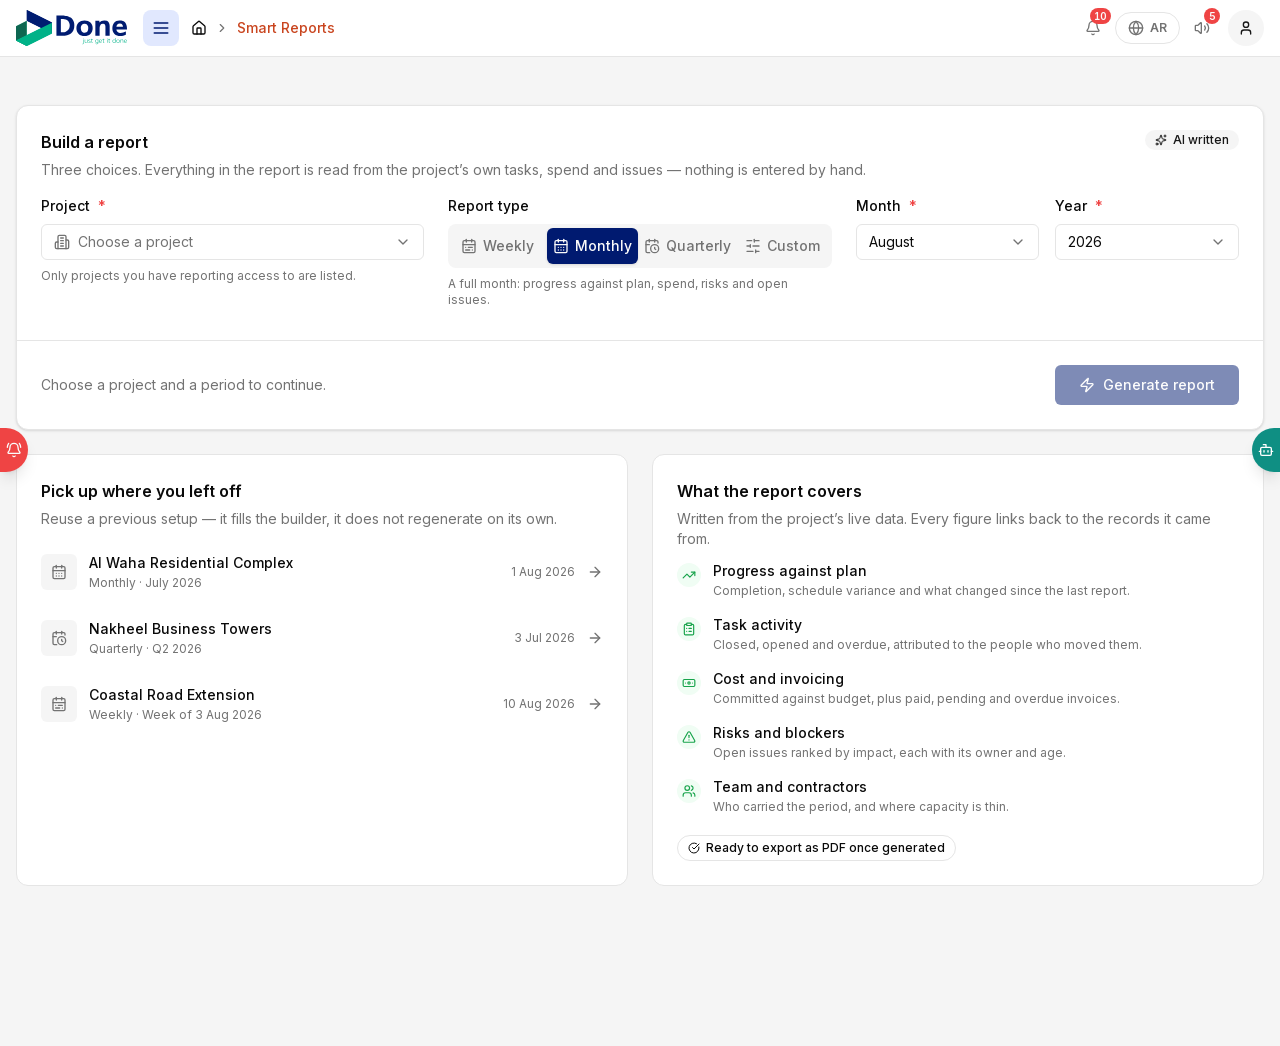
<file: index.html>
<!DOCTYPE html><!--IxDB0O_AViZrzvbPm0L_y--><html lang="en" dir="ltr" style="color-scheme:light" class="__variable_8b3a0b __variable_92a6d2"><head><meta charSet="utf-8"/><meta name="viewport" content="width=device-width, initial-scale=1"/><link rel="preload" as="image" href="./done-logo.svg"/><link rel="preload" as="image" href="./done-mark.svg"/><link rel="stylesheet" href="./_next/static/css/576ca540abea2b82.css" data-precedence="next"/><link rel="preload" as="script" fetchPriority="low" href="./_next/static/chunks/webpack-becbc79545657acb.js"/><script src="./_next/static/chunks/4bd1b696-409494caf8c83275.js" async=""></script><script src="./_next/static/chunks/255-532b81a77ebef5cf.js" async=""></script><script src="./_next/static/chunks/main-app-0456eb5543ad316e.js" async=""></script><script src="./_next/static/chunks/777-4df7dac5c360967a.js" async=""></script><script src="./_next/static/chunks/554-d7a4dcc74772a6a6.js" async=""></script><script src="./_next/static/chunks/app/layout-ffd1540efe65273c.js" async=""></script><script src="./_next/static/chunks/215-1aea8ae9fabe208a.js" async=""></script><script src="./_next/static/chunks/app/page-e06bc44ba8c49773.js" async=""></script><title>Done Smart Reports</title><meta name="description" content="Project reporting built on the INetworkME design system — bilingual EN/AR."/><script src="./_next/static/chunks/polyfills-42372ed130431b0a.js" noModule=""></script></head><body><div hidden=""><!--$--><!--/$--></div><div class="min-h-dvh bg-page"><header data-slot="top-bar" class="sticky top-0 z-40 border-b border-border bg-background"><div class="flex h-14 items-center gap-3 px-4"><span class="flex shrink-0 items-center"><img src="./done-logo.svg" alt="DONE — just get it done" width="155" height="51" class="hidden h-9 w-auto sm:block"/><img src="./done-mark.svg" alt="DONE" width="50" height="51" class="h-9 w-auto sm:hidden"/></span><button data-slot="button" class="inline-flex shrink-0 items-center justify-center whitespace-nowrap text-sm font-medium transition-colors duration-fast ease-standard outline-none focus-visible:ring-[3px] focus-visible:ring-ring-subtle disabled:pointer-events-none disabled:opacity-50 aria-invalid:ring-destructive-ring aria-invalid:border-destructive [&amp;_svg]:pointer-events-none [&amp;_svg]:shrink-0 size-9 ms-1 rounded-lg bg-primary-subtle text-primary-accent hover:bg-primary-subtle hover:text-primary-accent [&amp;_svg]:size-5" aria-label="Open navigation"><svg xmlns="http://www.w3.org/2000/svg" width="24" height="24" viewBox="0 0 24 24" fill="none" stroke="currentColor" stroke-width="2" stroke-linecap="round" stroke-linejoin="round" class="lucide lucide-menu" aria-hidden="true"><path d="M4 12h16"></path><path d="M4 18h16"></path><path d="M4 6h16"></path></svg></button><nav data-slot="breadcrumb" aria-label="breadcrumb" class="min-w-0"><ol data-slot="breadcrumb-list" class="flex items-center gap-2 text-sm leading-5 break-words min-w-0 flex-nowrap overflow-hidden"><li data-slot="breadcrumb-item" class="inline-flex min-w-0 items-center gap-2"><a data-slot="breadcrumb-link" class="transition-colors duration-fast ease-standard hover:underline flex items-center text-foreground" href="/" aria-label="Home"><svg xmlns="http://www.w3.org/2000/svg" width="24" height="24" viewBox="0 0 24 24" fill="none" stroke="currentColor" stroke-width="2" stroke-linecap="round" stroke-linejoin="round" class="lucide lucide-house size-4" aria-hidden="true"><path d="M15 21v-8a1 1 0 0 0-1-1h-4a1 1 0 0 0-1 1v8"></path><path d="M3 10a2 2 0 0 1 .709-1.528l7-5.999a2 2 0 0 1 2.582 0l7 5.999A2 2 0 0 1 21 10v9a2 2 0 0 1-2 2H5a2 2 0 0 1-2-2z"></path></svg></a></li><li data-slot="breadcrumb-separator" role="presentation" aria-hidden="true" class="text-muted-foreground [&amp;&gt;svg]:size-3.5"><svg xmlns="http://www.w3.org/2000/svg" width="24" height="24" viewBox="0 0 24 24" fill="none" stroke="currentColor" stroke-width="2" stroke-linecap="round" stroke-linejoin="round" class="lucide lucide-chevron-right rtl:rotate-180" aria-hidden="true"><path d="m9 18 6-6-6-6"></path></svg></li><li data-slot="breadcrumb-item" class="inline-flex min-w-0 items-center gap-2"><span data-slot="breadcrumb-page" role="link" aria-disabled="true" aria-current="page" class="font-medium truncate text-brand-accent">Smart Reports</span></li></ol></nav><div class="ms-auto flex items-center gap-1"><button data-slot="button" class="inline-flex shrink-0 items-center justify-center whitespace-nowrap text-sm font-medium transition-colors duration-fast ease-standard outline-none focus-visible:ring-[3px] focus-visible:ring-ring-subtle disabled:pointer-events-none disabled:opacity-50 aria-invalid:ring-destructive-ring aria-invalid:border-destructive [&amp;_svg]:pointer-events-none [&amp;_svg]:size-4 [&amp;_svg]:shrink-0 hover:bg-accent size-9 rounded-full relative text-muted-foreground hover:text-foreground before:absolute before:left-1/2 before:top-1/2 before:size-11 before:-translate-x-1/2 before:-translate-y-1/2 before:content-[&#x27;&#x27;]" aria-label="Notifications (10)"><svg xmlns="http://www.w3.org/2000/svg" width="24" height="24" viewBox="0 0 24 24" fill="none" stroke="currentColor" stroke-width="2" stroke-linecap="round" stroke-linejoin="round" class="lucide lucide-bell" aria-hidden="true"><path d="M10.268 21a2 2 0 0 0 3.464 0"></path><path d="M3.262 15.326A1 1 0 0 0 4 17h16a1 1 0 0 0 .74-1.673C19.41 13.956 18 12.499 18 8A6 6 0 0 0 6 8c0 4.499-1.411 5.956-2.738 7.326"></path></svg><span aria-hidden="true" class="absolute -top-0.5 end-0 flex min-w-4 items-center justify-center rounded-full bg-destructive px-1 text-[10px] font-semibold leading-4 text-destructive-foreground tabular-nums">10</span></button><button data-slot="button" class="inline-flex shrink-0 items-center justify-center whitespace-nowrap text-sm font-medium transition-colors duration-fast ease-standard outline-none focus-visible:ring-[3px] focus-visible:ring-ring-subtle disabled:pointer-events-none disabled:opacity-50 aria-invalid:ring-destructive-ring aria-invalid:border-destructive [&amp;_svg]:pointer-events-none [&amp;_svg]:size-4 [&amp;_svg]:shrink-0 border border-input bg-background hover:bg-accent hover:text-accent-foreground h-8 px-3 rounded-full gap-1.5 text-muted-foreground" aria-label="Switch language to Arabic"><svg xmlns="http://www.w3.org/2000/svg" width="24" height="24" viewBox="0 0 24 24" fill="none" stroke="currentColor" stroke-width="2" stroke-linecap="round" stroke-linejoin="round" class="lucide lucide-globe" aria-hidden="true"><circle cx="12" cy="12" r="10"></circle><path d="M12 2a14.5 14.5 0 0 0 0 20 14.5 14.5 0 0 0 0-20"></path><path d="M2 12h20"></path></svg><span class="text-xs font-semibold">AR</span></button><button data-slot="button" class="inline-flex shrink-0 items-center justify-center whitespace-nowrap text-sm font-medium transition-colors duration-fast ease-standard outline-none focus-visible:ring-[3px] focus-visible:ring-ring-subtle disabled:pointer-events-none disabled:opacity-50 aria-invalid:ring-destructive-ring aria-invalid:border-destructive [&amp;_svg]:pointer-events-none [&amp;_svg]:size-4 [&amp;_svg]:shrink-0 hover:bg-accent size-9 rounded-full relative text-muted-foreground hover:text-foreground before:absolute before:left-1/2 before:top-1/2 before:size-11 before:-translate-x-1/2 before:-translate-y-1/2 before:content-[&#x27;&#x27;]" aria-label="Announcements (5)"><svg xmlns="http://www.w3.org/2000/svg" width="24" height="24" viewBox="0 0 24 24" fill="none" stroke="currentColor" stroke-width="2" stroke-linecap="round" stroke-linejoin="round" class="lucide lucide-volume2 lucide-volume-2" aria-hidden="true"><path d="M11 4.702a.705.705 0 0 0-1.203-.498L6.413 7.587A1.4 1.4 0 0 1 5.416 8H3a1 1 0 0 0-1 1v6a1 1 0 0 0 1 1h2.416a1.4 1.4 0 0 1 .997.413l3.383 3.384A.705.705 0 0 0 11 19.298z"></path><path d="M16 9a5 5 0 0 1 0 6"></path><path d="M19.364 18.364a9 9 0 0 0 0-12.728"></path></svg><span aria-hidden="true" class="absolute -top-0.5 end-0 flex min-w-4 items-center justify-center rounded-full bg-destructive px-1 text-[10px] font-semibold leading-4 text-destructive-foreground tabular-nums">5</span></button><button data-slot="button" class="inline-flex shrink-0 items-center justify-center whitespace-nowrap text-sm font-medium transition-colors duration-fast ease-standard outline-none focus-visible:ring-[3px] focus-visible:ring-ring-subtle disabled:pointer-events-none disabled:opacity-50 aria-invalid:ring-destructive-ring aria-invalid:border-destructive [&amp;_svg]:pointer-events-none [&amp;_svg]:size-4 [&amp;_svg]:shrink-0 hover:text-accent-foreground size-9 rounded-full relative ms-1 bg-secondary text-secondary-foreground hover:bg-secondary-hover before:absolute before:left-1/2 before:top-1/2 before:size-11 before:-translate-x-1/2 before:-translate-y-1/2 before:content-[&#x27;&#x27;]" aria-label="Account"><svg xmlns="http://www.w3.org/2000/svg" width="24" height="24" viewBox="0 0 24 24" fill="none" stroke="currentColor" stroke-width="2" stroke-linecap="round" stroke-linejoin="round" class="lucide lucide-user" aria-hidden="true"><path d="M19 21v-2a4 4 0 0 0-4-4H9a4 4 0 0 0-4 4v2"></path><circle cx="12" cy="7" r="4"></circle></svg></button></div></div></header><main class="pb-40 pt-8 md:pt-12"><div data-slot="container" class="container-page max-w-none flex flex-col gap-6 px-4"><div data-slot="card" data-padding="default" class="flex flex-col rounded-xl border border-border bg-card text-card-foreground shadow-sm"><div data-slot="card-header" class="flex flex-col p-6 gap-2 pb-4"><div class="flex flex-wrap items-start justify-between gap-3"><div class="flex flex-col gap-1.5"><div data-slot="card-title" class="text-base font-semibold leading-6">Build a report</div><div data-slot="card-description" class="text-sm leading-5 text-muted-foreground">Three choices. Everything in the report is read from the project’s own tasks, spend and issues — nothing is entered by hand.</div></div><span data-slot="badge" class="inline-flex w-fit shrink-0 items-center justify-center whitespace-nowrap rounded-full px-2.5 py-0.5 text-xs font-medium leading-4 transition-colors duration-fast ease-standard [&amp;_svg]:pointer-events-none [&amp;_svg]:size-3 [&amp;_svg]:shrink-0 bg-secondary text-secondary-foreground gap-1.5"><svg xmlns="http://www.w3.org/2000/svg" width="24" height="24" viewBox="0 0 24 24" fill="none" stroke="currentColor" stroke-width="2" stroke-linecap="round" stroke-linejoin="round" class="lucide lucide-sparkles" aria-hidden="true"><path d="M11.017 2.814a1 1 0 0 1 1.966 0l1.051 5.558a2 2 0 0 0 1.594 1.594l5.558 1.051a1 1 0 0 1 0 1.966l-5.558 1.051a2 2 0 0 0-1.594 1.594l-1.051 5.558a1 1 0 0 1-1.966 0l-1.051-5.558a2 2 0 0 0-1.594-1.594l-5.558-1.051a1 1 0 0 1 0-1.966l5.558-1.051a2 2 0 0 0 1.594-1.594z"></path><path d="M20 2v4"></path><path d="M22 4h-4"></path><circle cx="4" cy="20" r="2"></circle></svg>AI written</span></div></div><div data-slot="card-content" class="flex flex-col text-sm leading-5 px-6 pb-6 gap-6"><div class="grid items-start gap-6 [&amp;&gt;*]:min-w-0 xl:grid-cols-12"><div class="flex flex-col gap-2 xl:col-span-4"><label data-slot="label" class="inline-flex select-none items-center gap-2 text-sm font-medium leading-5 text-foreground group-data-[disabled=true]/field:opacity-50 peer-disabled:cursor-not-allowed peer-disabled:opacity-50">Project<span aria-hidden="true" class="text-destructive">*</span></label><button type="button" role="combobox" aria-expanded="false" aria-autocomplete="none" dir="ltr" data-state="closed" data-placeholder="" data-slot="select-trigger" data-size="default" class="flex w-full items-center justify-between gap-2 rounded-md border border-input bg-background px-3 text-sm text-foreground transition-colors duration-fast ease-standard h-9 data-[placeholder]:text-muted-foreground hover:border-ring outline-none focus-visible:border-ring-subtle focus-visible:ring-[3px] focus-visible:ring-ring-subtle aria-invalid:border-destructive aria-invalid:focus-visible:ring-destructive-ring disabled:cursor-not-allowed disabled:opacity-50 [&amp;&gt;span]:flex [&amp;&gt;span]:min-w-0 [&amp;&gt;span]:flex-1 [&amp;&gt;span]:items-center [&amp;&gt;span]:gap-2 [&amp;_svg]:pointer-events-none [&amp;_svg]:shrink-0 [&amp;_svg:not([class*=&#x27;size-&#x27;])]:size-4" aria-label="Project"><span style="pointer-events:none"><span class="flex items-center gap-2 text-muted-foreground"><svg xmlns="http://www.w3.org/2000/svg" width="24" height="24" viewBox="0 0 24 24" fill="none" stroke="currentColor" stroke-width="2" stroke-linecap="round" stroke-linejoin="round" class="lucide lucide-building2 lucide-building-2 size-4" aria-hidden="true"><path d="M6 22V4a2 2 0 0 1 2-2h8a2 2 0 0 1 2 2v18Z"></path><path d="M6 12H4a2 2 0 0 0-2 2v6a2 2 0 0 0 2 2h2"></path><path d="M18 9h2a2 2 0 0 1 2 2v9a2 2 0 0 1-2 2h-2"></path><path d="M10 6h4"></path><path d="M10 10h4"></path><path d="M10 14h4"></path><path d="M10 18h4"></path></svg>Choose a project</span></span><svg xmlns="http://www.w3.org/2000/svg" width="24" height="24" viewBox="0 0 24 24" fill="none" stroke="currentColor" stroke-width="2" stroke-linecap="round" stroke-linejoin="round" class="lucide lucide-chevron-down size-4 shrink-0 text-muted-foreground" aria-hidden="true"><path d="m6 9 6 6 6-6"></path></svg></button><select aria-hidden="true" tabindex="-1" style="position:absolute;border:0;width:1px;height:1px;padding:0;margin:-1px;overflow:hidden;clip:rect(0, 0, 0, 0);white-space:nowrap;word-wrap:normal"><option value="" selected=""></option></select><p class="text-xs leading-4 text-muted-foreground">Only projects you have reporting access to are listed.</p></div><div class="flex flex-col gap-2 xl:col-span-4"><label data-slot="label" class="inline-flex select-none items-center gap-2 text-sm font-medium leading-5 text-foreground group-data-[disabled=true]/field:opacity-50 peer-disabled:cursor-not-allowed peer-disabled:opacity-50">Report type</label><div dir="ltr" role="radiogroup" data-slot="toggle-group" data-variant="segmented" class="items-center gap-1 rounded-lg bg-muted p-1 grid w-full grid-cols-2 sm:flex" aria-label="Report type" tabindex="-1" style="outline:none"><button type="button" data-state="off" role="radio" aria-checked="false" data-slot="toggle-group-item" data-variant="segmented" class="inline-flex items-center justify-center gap-1.5 text-sm font-medium whitespace-nowrap transition-colors duration-fast ease-standard outline-none focus-visible:ring-[3px] focus-visible:ring-ring-subtle disabled:pointer-events-none disabled:opacity-50 [&amp;_svg]:pointer-events-none [&amp;_svg]:size-4 [&amp;_svg]:shrink-0 bg-transparent text-muted-foreground hover:bg-background hover:text-foreground data-[state=on]:bg-primary data-[state=on]:text-primary-foreground data-[state=on]:shadow-sm data-[state=on]:hover:bg-primary-hover h-9 min-w-10 px-3 focus:z-10 focus-visible:z-10 first:rounded-s-md last:rounded-e-md rounded-md flex-1" aria-label="Weekly" tabindex="-1" data-radix-collection-item=""><svg xmlns="http://www.w3.org/2000/svg" width="24" height="24" viewBox="0 0 24 24" fill="none" stroke="currentColor" stroke-width="2" stroke-linecap="round" stroke-linejoin="round" class="lucide lucide-calendar-range" aria-hidden="true"><rect width="18" height="18" x="3" y="4" rx="2"></rect><path d="M16 2v4"></path><path d="M3 10h18"></path><path d="M8 2v4"></path><path d="M17 14h-6"></path><path d="M13 18H7"></path><path d="M7 14h.01"></path><path d="M17 18h.01"></path></svg>Weekly</button><button type="button" data-state="on" role="radio" aria-checked="true" data-slot="toggle-group-item" data-variant="segmented" class="inline-flex items-center justify-center gap-1.5 text-sm font-medium whitespace-nowrap transition-colors duration-fast ease-standard outline-none focus-visible:ring-[3px] focus-visible:ring-ring-subtle disabled:pointer-events-none disabled:opacity-50 [&amp;_svg]:pointer-events-none [&amp;_svg]:size-4 [&amp;_svg]:shrink-0 bg-transparent text-muted-foreground hover:bg-background hover:text-foreground data-[state=on]:bg-primary data-[state=on]:text-primary-foreground data-[state=on]:shadow-sm data-[state=on]:hover:bg-primary-hover h-9 min-w-10 px-3 focus:z-10 focus-visible:z-10 first:rounded-s-md last:rounded-e-md rounded-md flex-1" aria-label="Monthly" tabindex="-1" data-radix-collection-item=""><svg xmlns="http://www.w3.org/2000/svg" width="24" height="24" viewBox="0 0 24 24" fill="none" stroke="currentColor" stroke-width="2" stroke-linecap="round" stroke-linejoin="round" class="lucide lucide-calendar-days" aria-hidden="true"><path d="M8 2v4"></path><path d="M16 2v4"></path><rect width="18" height="18" x="3" y="4" rx="2"></rect><path d="M3 10h18"></path><path d="M8 14h.01"></path><path d="M12 14h.01"></path><path d="M16 14h.01"></path><path d="M8 18h.01"></path><path d="M12 18h.01"></path><path d="M16 18h.01"></path></svg>Monthly</button><button type="button" data-state="off" role="radio" aria-checked="false" data-slot="toggle-group-item" data-variant="segmented" class="inline-flex items-center justify-center gap-1.5 text-sm font-medium whitespace-nowrap transition-colors duration-fast ease-standard outline-none focus-visible:ring-[3px] focus-visible:ring-ring-subtle disabled:pointer-events-none disabled:opacity-50 [&amp;_svg]:pointer-events-none [&amp;_svg]:size-4 [&amp;_svg]:shrink-0 bg-transparent text-muted-foreground hover:bg-background hover:text-foreground data-[state=on]:bg-primary data-[state=on]:text-primary-foreground data-[state=on]:shadow-sm data-[state=on]:hover:bg-primary-hover h-9 min-w-10 px-3 focus:z-10 focus-visible:z-10 first:rounded-s-md last:rounded-e-md rounded-md flex-1" aria-label="Quarterly" tabindex="-1" data-radix-collection-item=""><svg xmlns="http://www.w3.org/2000/svg" width="24" height="24" viewBox="0 0 24 24" fill="none" stroke="currentColor" stroke-width="2" stroke-linecap="round" stroke-linejoin="round" class="lucide lucide-calendar-clock" aria-hidden="true"><path d="M16 14v2.2l1.6 1"></path><path d="M16 2v4"></path><path d="M21 7.5V6a2 2 0 0 0-2-2H5a2 2 0 0 0-2 2v14a2 2 0 0 0 2 2h3.5"></path><path d="M3 10h5"></path><path d="M8 2v4"></path><circle cx="16" cy="16" r="6"></circle></svg>Quarterly</button><button type="button" data-state="off" role="radio" aria-checked="false" data-slot="toggle-group-item" data-variant="segmented" class="inline-flex items-center justify-center gap-1.5 text-sm font-medium whitespace-nowrap transition-colors duration-fast ease-standard outline-none focus-visible:ring-[3px] focus-visible:ring-ring-subtle disabled:pointer-events-none disabled:opacity-50 [&amp;_svg]:pointer-events-none [&amp;_svg]:size-4 [&amp;_svg]:shrink-0 bg-transparent text-muted-foreground hover:bg-background hover:text-foreground data-[state=on]:bg-primary data-[state=on]:text-primary-foreground data-[state=on]:shadow-sm data-[state=on]:hover:bg-primary-hover h-9 min-w-10 px-3 focus:z-10 focus-visible:z-10 first:rounded-s-md last:rounded-e-md rounded-md flex-1" aria-label="Custom" tabindex="-1" data-radix-collection-item=""><svg xmlns="http://www.w3.org/2000/svg" width="24" height="24" viewBox="0 0 24 24" fill="none" stroke="currentColor" stroke-width="2" stroke-linecap="round" stroke-linejoin="round" class="lucide lucide-sliders-horizontal" aria-hidden="true"><line x1="21" x2="14" y1="4" y2="4"></line><line x1="10" x2="3" y1="4" y2="4"></line><line x1="21" x2="12" y1="12" y2="12"></line><line x1="8" x2="3" y1="12" y2="12"></line><line x1="21" x2="16" y1="20" y2="20"></line><line x1="12" x2="3" y1="20" y2="20"></line><line x1="14" x2="14" y1="2" y2="6"></line><line x1="8" x2="8" y1="10" y2="14"></line><line x1="16" x2="16" y1="18" y2="22"></line></svg>Custom</button></div><p class="text-xs leading-4 text-muted-foreground">A full month: progress against plan, spend, risks and open issues.</p></div><div class="xl:col-span-4"><div class="grid gap-4 sm:grid-cols-2"><div class="flex flex-col gap-2"><label data-slot="label" class="inline-flex select-none items-center gap-2 text-sm font-medium leading-5 text-foreground group-data-[disabled=true]/field:opacity-50 peer-disabled:cursor-not-allowed peer-disabled:opacity-50">Month<span aria-hidden="true" class="text-destructive">*</span></label><button type="button" role="combobox" aria-expanded="false" aria-autocomplete="none" dir="ltr" data-state="closed" data-slot="select-trigger" data-size="default" class="flex w-full items-center justify-between gap-2 rounded-md border border-input bg-background px-3 text-sm text-foreground transition-colors duration-fast ease-standard h-9 data-[placeholder]:text-muted-foreground hover:border-ring outline-none focus-visible:border-ring-subtle focus-visible:ring-[3px] focus-visible:ring-ring-subtle aria-invalid:border-destructive aria-invalid:focus-visible:ring-destructive-ring disabled:cursor-not-allowed disabled:opacity-50 [&amp;&gt;span]:flex [&amp;&gt;span]:min-w-0 [&amp;&gt;span]:flex-1 [&amp;&gt;span]:items-center [&amp;&gt;span]:gap-2 [&amp;_svg]:pointer-events-none [&amp;_svg]:shrink-0 [&amp;_svg:not([class*=&#x27;size-&#x27;])]:size-4" aria-label="Month"><span style="pointer-events:none"></span><svg xmlns="http://www.w3.org/2000/svg" width="24" height="24" viewBox="0 0 24 24" fill="none" stroke="currentColor" stroke-width="2" stroke-linecap="round" stroke-linejoin="round" class="lucide lucide-chevron-down size-4 shrink-0 text-muted-foreground" aria-hidden="true"><path d="m6 9 6 6 6-6"></path></svg></button><select aria-hidden="true" tabindex="-1" style="position:absolute;border:0;width:1px;height:1px;padding:0;margin:-1px;overflow:hidden;clip:rect(0, 0, 0, 0);white-space:nowrap;word-wrap:normal"></select></div><div class="flex flex-col gap-2"><label data-slot="label" class="inline-flex select-none items-center gap-2 text-sm font-medium leading-5 text-foreground group-data-[disabled=true]/field:opacity-50 peer-disabled:cursor-not-allowed peer-disabled:opacity-50">Year<span aria-hidden="true" class="text-destructive">*</span></label><button type="button" role="combobox" aria-expanded="false" aria-autocomplete="none" dir="ltr" data-state="closed" data-slot="select-trigger" data-size="default" class="flex w-full items-center justify-between gap-2 rounded-md border border-input bg-background px-3 text-sm text-foreground transition-colors duration-fast ease-standard h-9 data-[placeholder]:text-muted-foreground hover:border-ring outline-none focus-visible:border-ring-subtle focus-visible:ring-[3px] focus-visible:ring-ring-subtle aria-invalid:border-destructive aria-invalid:focus-visible:ring-destructive-ring disabled:cursor-not-allowed disabled:opacity-50 [&amp;&gt;span]:flex [&amp;&gt;span]:min-w-0 [&amp;&gt;span]:flex-1 [&amp;&gt;span]:items-center [&amp;&gt;span]:gap-2 [&amp;_svg]:pointer-events-none [&amp;_svg]:shrink-0 [&amp;_svg:not([class*=&#x27;size-&#x27;])]:size-4" aria-label="Year"><span style="pointer-events:none"></span><svg xmlns="http://www.w3.org/2000/svg" width="24" height="24" viewBox="0 0 24 24" fill="none" stroke="currentColor" stroke-width="2" stroke-linecap="round" stroke-linejoin="round" class="lucide lucide-chevron-down size-4 shrink-0 text-muted-foreground" aria-hidden="true"><path d="m6 9 6 6 6-6"></path></svg></button><select aria-hidden="true" tabindex="-1" style="position:absolute;border:0;width:1px;height:1px;padding:0;margin:-1px;overflow:hidden;clip:rect(0, 0, 0, 0);white-space:nowrap;word-wrap:normal"></select></div></div></div></div></div><div data-slot="card-footer" class="flex items-center px-6 pb-6 mt-2 flex-wrap justify-between gap-3 border-t border-border pt-6"><p class="text-sm leading-5 text-muted-foreground">Choose a project and a period to continue.</p><button data-slot="button" class="inline-flex shrink-0 items-center justify-center whitespace-nowrap text-sm font-medium transition-colors duration-fast ease-standard outline-none focus-visible:ring-[3px] focus-visible:ring-ring-subtle disabled:pointer-events-none disabled:opacity-50 aria-invalid:ring-destructive-ring aria-invalid:border-destructive [&amp;_svg]:pointer-events-none [&amp;_svg]:size-4 [&amp;_svg]:shrink-0 bg-primary text-primary-foreground hover:bg-primary-hover h-10 gap-2 px-6 rounded-md" disabled=""><svg xmlns="http://www.w3.org/2000/svg" width="24" height="24" viewBox="0 0 24 24" fill="none" stroke="currentColor" stroke-width="2" stroke-linecap="round" stroke-linejoin="round" class="lucide lucide-zap" aria-hidden="true"><path d="M4 14a1 1 0 0 1-.78-1.63l9.9-10.2a.5.5 0 0 1 .86.46l-1.92 6.02A1 1 0 0 0 13 10h7a1 1 0 0 1 .78 1.63l-9.9 10.2a.5.5 0 0 1-.86-.46l1.92-6.02A1 1 0 0 0 11 14z"></path></svg>Generate report</button></div></div><div class="grid w-full gap-6 lg:grid-cols-2"><div data-slot="card" data-padding="default" class="flex flex-col rounded-xl border border-border bg-card text-card-foreground h-full"><div data-slot="card-header" class="flex flex-col gap-1.5 p-6 pb-3"><div data-slot="card-title" class="text-base font-semibold leading-6">Pick up where you left off</div><div data-slot="card-description" class="text-sm leading-5 text-muted-foreground">Reuse a previous setup — it fills the builder, it does not regenerate on its own.</div></div><div data-slot="card-content" class="flex flex-col text-sm leading-5 pb-6 gap-1 px-3"><button type="button" aria-label="Reuse the Monthly report for Al Waha Residential Complex, July 2026" class="group flex w-full items-center gap-3 rounded-lg p-3 text-start transition-colors duration-fast ease-standard hover:bg-accent outline-none focus-visible:ring-[3px] focus-visible:ring-ring-subtle"><span class="flex size-9 shrink-0 items-center justify-center rounded-md bg-muted text-muted-foreground"><svg xmlns="http://www.w3.org/2000/svg" width="24" height="24" viewBox="0 0 24 24" fill="none" stroke="currentColor" stroke-width="2" stroke-linecap="round" stroke-linejoin="round" class="lucide lucide-calendar-days size-4" aria-hidden="true"><path d="M8 2v4"></path><path d="M16 2v4"></path><rect width="18" height="18" x="3" y="4" rx="2"></rect><path d="M3 10h18"></path><path d="M8 14h.01"></path><path d="M12 14h.01"></path><path d="M16 14h.01"></path><path d="M8 18h.01"></path><path d="M12 18h.01"></path><path d="M16 18h.01"></path></svg></span><span class="flex min-w-0 flex-1 flex-col gap-0.5"><span class="truncate text-sm font-medium leading-5 text-foreground">Al Waha Residential Complex</span><span class="truncate text-xs leading-4 text-muted-foreground">Monthly<!-- --> · <!-- -->July 2026</span></span><span class="hidden shrink-0 text-xs leading-4 text-muted-foreground sm:block">1 Aug 2026</span><svg xmlns="http://www.w3.org/2000/svg" width="24" height="24" viewBox="0 0 24 24" fill="none" stroke="currentColor" stroke-width="2" stroke-linecap="round" stroke-linejoin="round" class="lucide lucide-arrow-right size-4 shrink-0 text-muted-foreground rtl:rotate-180" aria-hidden="true"><path d="M5 12h14"></path><path d="m12 5 7 7-7 7"></path></svg></button><button type="button" aria-label="Reuse the Quarterly report for Nakheel Business Towers, Q2 2026" class="group flex w-full items-center gap-3 rounded-lg p-3 text-start transition-colors duration-fast ease-standard hover:bg-accent outline-none focus-visible:ring-[3px] focus-visible:ring-ring-subtle"><span class="flex size-9 shrink-0 items-center justify-center rounded-md bg-muted text-muted-foreground"><svg xmlns="http://www.w3.org/2000/svg" width="24" height="24" viewBox="0 0 24 24" fill="none" stroke="currentColor" stroke-width="2" stroke-linecap="round" stroke-linejoin="round" class="lucide lucide-calendar-clock size-4" aria-hidden="true"><path d="M16 14v2.2l1.6 1"></path><path d="M16 2v4"></path><path d="M21 7.5V6a2 2 0 0 0-2-2H5a2 2 0 0 0-2 2v14a2 2 0 0 0 2 2h3.5"></path><path d="M3 10h5"></path><path d="M8 2v4"></path><circle cx="16" cy="16" r="6"></circle></svg></span><span class="flex min-w-0 flex-1 flex-col gap-0.5"><span class="truncate text-sm font-medium leading-5 text-foreground">Nakheel Business Towers</span><span class="truncate text-xs leading-4 text-muted-foreground">Quarterly<!-- --> · <!-- -->Q2 2026</span></span><span class="hidden shrink-0 text-xs leading-4 text-muted-foreground sm:block">3 Jul 2026</span><svg xmlns="http://www.w3.org/2000/svg" width="24" height="24" viewBox="0 0 24 24" fill="none" stroke="currentColor" stroke-width="2" stroke-linecap="round" stroke-linejoin="round" class="lucide lucide-arrow-right size-4 shrink-0 text-muted-foreground rtl:rotate-180" aria-hidden="true"><path d="M5 12h14"></path><path d="m12 5 7 7-7 7"></path></svg></button><button type="button" aria-label="Reuse the Weekly report for Coastal Road Extension, Week of 3 Aug 2026" class="group flex w-full items-center gap-3 rounded-lg p-3 text-start transition-colors duration-fast ease-standard hover:bg-accent outline-none focus-visible:ring-[3px] focus-visible:ring-ring-subtle"><span class="flex size-9 shrink-0 items-center justify-center rounded-md bg-muted text-muted-foreground"><svg xmlns="http://www.w3.org/2000/svg" width="24" height="24" viewBox="0 0 24 24" fill="none" stroke="currentColor" stroke-width="2" stroke-linecap="round" stroke-linejoin="round" class="lucide lucide-calendar-range size-4" aria-hidden="true"><rect width="18" height="18" x="3" y="4" rx="2"></rect><path d="M16 2v4"></path><path d="M3 10h18"></path><path d="M8 2v4"></path><path d="M17 14h-6"></path><path d="M13 18H7"></path><path d="M7 14h.01"></path><path d="M17 18h.01"></path></svg></span><span class="flex min-w-0 flex-1 flex-col gap-0.5"><span class="truncate text-sm font-medium leading-5 text-foreground">Coastal Road Extension</span><span class="truncate text-xs leading-4 text-muted-foreground">Weekly<!-- --> · <!-- -->Week of 3 Aug 2026</span></span><span class="hidden shrink-0 text-xs leading-4 text-muted-foreground sm:block">10 Aug 2026</span><svg xmlns="http://www.w3.org/2000/svg" width="24" height="24" viewBox="0 0 24 24" fill="none" stroke="currentColor" stroke-width="2" stroke-linecap="round" stroke-linejoin="round" class="lucide lucide-arrow-right size-4 shrink-0 text-muted-foreground rtl:rotate-180" aria-hidden="true"><path d="M5 12h14"></path><path d="m12 5 7 7-7 7"></path></svg></button></div></div><div data-slot="card" data-padding="default" class="flex flex-col rounded-xl border border-border bg-card text-card-foreground h-full"><div data-slot="card-header" class="flex flex-col gap-1.5 p-6 pb-3"><div data-slot="card-title" class="text-base font-semibold leading-6">What the report covers</div><div data-slot="card-description" class="text-sm leading-5 text-muted-foreground">Written from the project’s live data. Every figure links back to the records it came from.</div></div><div data-slot="card-content" class="flex flex-col text-sm leading-5 px-6 pb-6 gap-4"><div class="flex items-start gap-3"><span class="mt-0.5 flex size-6 shrink-0 items-center justify-center rounded-full bg-success-subtle text-success-accent"><svg xmlns="http://www.w3.org/2000/svg" width="24" height="24" viewBox="0 0 24 24" fill="none" stroke="currentColor" stroke-width="2" stroke-linecap="round" stroke-linejoin="round" class="lucide lucide-trending-up size-3.5" aria-hidden="true"><path d="M16 7h6v6"></path><path d="m22 7-8.5 8.5-5-5L2 17"></path></svg></span><span class="flex min-w-0 flex-col gap-0.5"><span class="text-sm font-medium leading-5 text-foreground">Progress against plan</span><span class="text-xs leading-4 text-muted-foreground">Completion, schedule variance and what changed since the last report.</span></span></div><div class="flex items-start gap-3"><span class="mt-0.5 flex size-6 shrink-0 items-center justify-center rounded-full bg-success-subtle text-success-accent"><svg xmlns="http://www.w3.org/2000/svg" width="24" height="24" viewBox="0 0 24 24" fill="none" stroke="currentColor" stroke-width="2" stroke-linecap="round" stroke-linejoin="round" class="lucide lucide-clipboard-list size-3.5" aria-hidden="true"><rect width="8" height="4" x="8" y="2" rx="1" ry="1"></rect><path d="M16 4h2a2 2 0 0 1 2 2v14a2 2 0 0 1-2 2H6a2 2 0 0 1-2-2V6a2 2 0 0 1 2-2h2"></path><path d="M12 11h4"></path><path d="M12 16h4"></path><path d="M8 11h.01"></path><path d="M8 16h.01"></path></svg></span><span class="flex min-w-0 flex-col gap-0.5"><span class="text-sm font-medium leading-5 text-foreground">Task activity</span><span class="text-xs leading-4 text-muted-foreground">Closed, opened and overdue, attributed to the people who moved them.</span></span></div><div class="flex items-start gap-3"><span class="mt-0.5 flex size-6 shrink-0 items-center justify-center rounded-full bg-success-subtle text-success-accent"><svg xmlns="http://www.w3.org/2000/svg" width="24" height="24" viewBox="0 0 24 24" fill="none" stroke="currentColor" stroke-width="2" stroke-linecap="round" stroke-linejoin="round" class="lucide lucide-banknote size-3.5" aria-hidden="true"><rect width="20" height="12" x="2" y="6" rx="2"></rect><circle cx="12" cy="12" r="2"></circle><path d="M6 12h.01M18 12h.01"></path></svg></span><span class="flex min-w-0 flex-col gap-0.5"><span class="text-sm font-medium leading-5 text-foreground">Cost and invoicing</span><span class="text-xs leading-4 text-muted-foreground">Committed against budget, plus paid, pending and overdue invoices.</span></span></div><div class="flex items-start gap-3"><span class="mt-0.5 flex size-6 shrink-0 items-center justify-center rounded-full bg-success-subtle text-success-accent"><svg xmlns="http://www.w3.org/2000/svg" width="24" height="24" viewBox="0 0 24 24" fill="none" stroke="currentColor" stroke-width="2" stroke-linecap="round" stroke-linejoin="round" class="lucide lucide-triangle-alert size-3.5" aria-hidden="true"><path d="m21.73 18-8-14a2 2 0 0 0-3.48 0l-8 14A2 2 0 0 0 4 21h16a2 2 0 0 0 1.73-3"></path><path d="M12 9v4"></path><path d="M12 17h.01"></path></svg></span><span class="flex min-w-0 flex-col gap-0.5"><span class="text-sm font-medium leading-5 text-foreground">Risks and blockers</span><span class="text-xs leading-4 text-muted-foreground">Open issues ranked by impact, each with its owner and age.</span></span></div><div class="flex items-start gap-3"><span class="mt-0.5 flex size-6 shrink-0 items-center justify-center rounded-full bg-success-subtle text-success-accent"><svg xmlns="http://www.w3.org/2000/svg" width="24" height="24" viewBox="0 0 24 24" fill="none" stroke="currentColor" stroke-width="2" stroke-linecap="round" stroke-linejoin="round" class="lucide lucide-users size-3.5" aria-hidden="true"><path d="M16 21v-2a4 4 0 0 0-4-4H6a4 4 0 0 0-4 4v2"></path><path d="M16 3.128a4 4 0 0 1 0 7.744"></path><path d="M22 21v-2a4 4 0 0 0-3-3.87"></path><circle cx="9" cy="7" r="4"></circle></svg></span><span class="flex min-w-0 flex-col gap-0.5"><span class="text-sm font-medium leading-5 text-foreground">Team and contractors</span><span class="text-xs leading-4 text-muted-foreground">Who carried the period, and where capacity is thin.</span></span></div><span data-slot="badge" class="inline-flex w-fit shrink-0 items-center justify-center whitespace-nowrap rounded-full px-2.5 text-xs font-medium leading-4 transition-colors duration-fast ease-standard [&amp;_svg]:pointer-events-none [&amp;_svg]:size-3 [&amp;_svg]:shrink-0 border border-border text-foreground mt-1 gap-1.5 self-start py-1"><svg xmlns="http://www.w3.org/2000/svg" width="24" height="24" viewBox="0 0 24 24" fill="none" stroke="currentColor" stroke-width="2" stroke-linecap="round" stroke-linejoin="round" class="lucide lucide-circle-check-big" aria-hidden="true"><path d="M21.801 10A10 10 0 1 1 17 3.335"></path><path d="m9 11 3 3L22 4"></path></svg>Ready to export as PDF once generated</span></div></div></div></div></main><div data-slot="floating-actions" class="pointer-events-none fixed inset-x-0 top-1/2 z-50 flex -translate-y-1/2 items-center justify-between"><button data-slot="button" class="inline-flex shrink-0 items-center justify-center whitespace-nowrap text-sm font-medium transition-colors duration-fast ease-standard outline-none focus-visible:ring-[3px] disabled:pointer-events-none disabled:opacity-50 aria-invalid:ring-destructive-ring aria-invalid:border-destructive [&amp;_svg]:pointer-events-none [&amp;_svg]:shrink-0 size-9 pointer-events-auto relative h-11 w-7 rounded-none rounded-e-full bg-destructive text-destructive-foreground shadow-lg hover:bg-destructive-hover focus-visible:ring-destructive-ring before:absolute before:left-1/2 before:top-1/2 before:size-11 before:-translate-x-1/2 before:-translate-y-1/2 before:content-[&#x27;&#x27;] [&amp;_svg]:size-4" aria-label="Alerts (3)"><svg xmlns="http://www.w3.org/2000/svg" width="24" height="24" viewBox="0 0 24 24" fill="none" stroke="currentColor" stroke-width="2" stroke-linecap="round" stroke-linejoin="round" class="lucide lucide-bell-ring" aria-hidden="true"><path d="M10.268 21a2 2 0 0 0 3.464 0"></path><path d="M22 8c0-2.3-.8-4.3-2-6"></path><path d="M3.262 15.326A1 1 0 0 0 4 17h16a1 1 0 0 0 .74-1.673C19.41 13.956 18 12.499 18 8A6 6 0 0 0 6 8c0 4.499-1.411 5.956-2.738 7.326"></path><path d="M4 2C2.8 3.7 2 5.7 2 8"></path></svg></button><button data-slot="button" class="inline-flex shrink-0 items-center justify-center whitespace-nowrap text-sm font-medium transition-colors duration-fast ease-standard outline-none focus-visible:ring-[3px] focus-visible:ring-ring-subtle disabled:pointer-events-none disabled:opacity-50 aria-invalid:ring-destructive-ring aria-invalid:border-destructive [&amp;_svg]:pointer-events-none [&amp;_svg]:shrink-0 size-9 pointer-events-auto relative h-11 w-7 rounded-none rounded-s-full bg-brand-support text-brand-support-foreground shadow-lg hover:bg-brand-support-hover before:absolute before:left-1/2 before:top-1/2 before:size-11 before:-translate-x-1/2 before:-translate-y-1/2 before:content-[&#x27;&#x27;] [&amp;_svg]:size-4" aria-label="Open assistant"><svg xmlns="http://www.w3.org/2000/svg" width="24" height="24" viewBox="0 0 24 24" fill="none" stroke="currentColor" stroke-width="2" stroke-linecap="round" stroke-linejoin="round" class="lucide lucide-bot" aria-hidden="true"><path d="M12 8V4H8"></path><rect width="16" height="12" x="4" y="8" rx="2"></rect><path d="M2 14h2"></path><path d="M20 14h2"></path><path d="M15 13v2"></path><path d="M9 13v2"></path></svg></button></div></div><!--$--><!--/$--><section aria-label="Notifications alt+T" tabindex="-1" aria-live="polite" aria-relevant="additions text" aria-atomic="false" data-react-aria-top-layer="true"></section><script src="./_next/static/chunks/webpack-becbc79545657acb.js" id="_R_" async=""></script><script>(self.__next_f=self.__next_f||[]).push([0])</script><script>self.__next_f.push([1,"1:\"$Sreact.fragment\"\n2:I[51458,[\"777\",\"static/chunks/777-4df7dac5c360967a.js\",\"554\",\"static/chunks/554-d7a4dcc74772a6a6.js\",\"177\",\"static/chunks/app/layout-ffd1540efe65273c.js\"],\"ThemeProvider\"]\n3:I[9766,[],\"\"]\n4:I[98924,[],\"\"]\n5:I[4249,[\"777\",\"static/chunks/777-4df7dac5c360967a.js\",\"554\",\"static/chunks/554-d7a4dcc74772a6a6.js\",\"177\",\"static/chunks/app/layout-ffd1540efe65273c.js\"],\"Toaster\"]\n6:I[81959,[],\"ClientPageRoot\"]\n7:I[96780,[\"777\",\"static/chunks/777-4df7dac5c360967a.js\",\"215\",\"static/chunks/215-1aea8ae9fabe208a.js\",\"554\",\"static/chunks/554-d7a4dcc74772a6a6.js\",\"974\",\"static/chunks/app/page-e06bc44ba8c49773.js\"],\"default\"]\na:I[24431,[],\"OutletBoundary\"]\nc:I[15278,[],\"AsyncMetadataOutlet\"]\ne:I[24431,[],\"ViewportBoundary\"]\n10:I[24431,[],\"MetadataBoundary\"]\n11:\"$Sreact.suspense\"\n13:I[57150,[],\"\"]\n:HL[\"./_next/static/css/576ca540abea2b82.css\",\"style\"]\n"])</script><script>self.__next_f.push([1,"0:{\"P\":null,\"b\":\"IxDB0O-AViZrzvbPm0L_y\",\"p\":\"\",\"c\":[\"\",\"\"],\"i\":false,\"f\":[[[\"\",{\"children\":[\"__PAGE__\",{}]},\"$undefined\",\"$undefined\",true],[\"\",[\"$\",\"$1\",\"c\",{\"children\":[[[\"$\",\"link\",\"0\",{\"rel\":\"stylesheet\",\"href\":\"./_next/static/css/576ca540abea2b82.css\",\"precedence\":\"next\",\"crossOrigin\":\"$undefined\",\"nonce\":\"$undefined\"}]],[\"$\",\"html\",null,{\"lang\":\"en\",\"dir\":\"ltr\",\"style\":{\"colorScheme\":\"light\"},\"className\":\"__variable_8b3a0b __variable_92a6d2\",\"suppressHydrationWarning\":true,\"children\":[\"$\",\"body\",null,{\"children\":[\"$\",\"$L2\",null,{\"defaultScript\":\"latin\",\"children\":[[\"$\",\"$L3\",null,{\"parallelRouterKey\":\"children\",\"error\":\"$undefined\",\"errorStyles\":\"$undefined\",\"errorScripts\":\"$undefined\",\"template\":[\"$\",\"$L4\",null,{}],\"templateStyles\":\"$undefined\",\"templateScripts\":\"$undefined\",\"notFound\":[[[\"$\",\"title\",null,{\"children\":\"404: This page could not be found.\"}],[\"$\",\"div\",null,{\"style\":{\"fontFamily\":\"system-ui,\\\"Segoe UI\\\",Roboto,Helvetica,Arial,sans-serif,\\\"Apple Color Emoji\\\",\\\"Segoe UI Emoji\\\"\",\"height\":\"100vh\",\"textAlign\":\"center\",\"display\":\"flex\",\"flexDirection\":\"column\",\"alignItems\":\"center\",\"justifyContent\":\"center\"},\"children\":[\"$\",\"div\",null,{\"children\":[[\"$\",\"style\",null,{\"dangerouslySetInnerHTML\":{\"__html\":\"body{color:#000;background:#fff;margin:0}.next-error-h1{border-right:1px solid rgba(0,0,0,.3)}@media (prefers-color-scheme:dark){body{color:#fff;background:#000}.next-error-h1{border-right:1px solid rgba(255,255,255,.3)}}\"}}],[\"$\",\"h1\",null,{\"className\":\"next-error-h1\",\"style\":{\"display\":\"inline-block\",\"margin\":\"0 20px 0 0\",\"padding\":\"0 23px 0 0\",\"fontSize\":24,\"fontWeight\":500,\"verticalAlign\":\"top\",\"lineHeight\":\"49px\"},\"children\":404}],[\"$\",\"div\",null,{\"style\":{\"display\":\"inline-block\"},\"children\":[\"$\",\"h2\",null,{\"style\":{\"fontSize\":14,\"fontWeight\":400,\"lineHeight\":\"49px\",\"margin\":0},\"children\":\"This page could not be found.\"}]}]]}]}]],[]],\"forbidden\":\"$undefined\",\"unauthorized\":\"$undefined\"}],[\"$\",\"$L5\",null,{\"position\":\"bottom-center\"}]]}]}]}]]}],{\"children\":[\"__PAGE__\",[\"$\",\"$1\",\"c\",{\"children\":[[\"$\",\"$L6\",null,{\"Component\":\"$7\",\"searchParams\":{},\"params\":{},\"promises\":[\"$@8\",\"$@9\"]}],null,[\"$\",\"$La\",null,{\"children\":[\"$Lb\",[\"$\",\"$Lc\",null,{\"promise\":\"$@d\"}]]}]]}],{},null,false]},null,false],[\"$\",\"$1\",\"h\",{\"children\":[null,[[\"$\",\"$Le\",null,{\"children\":\"$Lf\"}],null],[\"$\",\"$L10\",null,{\"children\":[\"$\",\"div\",null,{\"hidden\":true,\"children\":[\"$\",\"$11\",null,{\"fallback\":null,\"children\":\"$L12\"}]}]}]]}],false]],\"m\":\"$undefined\",\"G\":[\"$13\",[]],\"s\":false,\"S\":true}\n"])</script><script>self.__next_f.push([1,"8:{}\n9:\"$0:f:0:1:2:children:1:props:children:0:props:params\"\n"])</script><script>self.__next_f.push([1,"f:[[\"$\",\"meta\",\"0\",{\"charSet\":\"utf-8\"}],[\"$\",\"meta\",\"1\",{\"name\":\"viewport\",\"content\":\"width=device-width, initial-scale=1\"}]]\nb:null\n"])</script><script>self.__next_f.push([1,"d:{\"metadata\":[[\"$\",\"title\",\"0\",{\"children\":\"Done Smart Reports\"}],[\"$\",\"meta\",\"1\",{\"name\":\"description\",\"content\":\"Project reporting built on the INetworkME design system — bilingual EN/AR.\"}]],\"error\":null,\"digest\":\"$undefined\"}\n"])</script><script>self.__next_f.push([1,"12:\"$d:metadata\"\n"])</script></body></html>
</file>
<file: _next/static/css/576ca540abea2b82.css>
@font-face{font-family:Inter;font-style:normal;font-weight:400;font-display:swap;src:url(../../../_next/static/media/ba9851c3c22cd980-s.woff2) format("woff2");unicode-range:u+0460-052f,u+1c80-1c8a,u+20b4,u+2de0-2dff,u+a640-a69f,u+fe2e-fe2f}@font-face{font-family:Inter;font-style:normal;font-weight:400;font-display:swap;src:url(../../../_next/static/media/21350d82a1f187e9-s.woff2) format("woff2");unicode-range:u+0301,u+0400-045f,u+0490-0491,u+04b0-04b1,u+2116}@font-face{font-family:Inter;font-style:normal;font-weight:400;font-display:swap;src:url(../../../_next/static/media/c5fe6dc8356a8c31-s.woff2) format("woff2");unicode-range:u+1f??}@font-face{font-family:Inter;font-style:normal;font-weight:400;font-display:swap;src:url(../../../_next/static/media/19cfc7226ec3afaa-s.woff2) format("woff2");unicode-range:u+0370-0377,u+037a-037f,u+0384-038a,u+038c,u+038e-03a1,u+03a3-03ff}@font-face{font-family:Inter;font-style:normal;font-weight:400;font-display:swap;src:url(../../../_next/static/media/df0a9ae256c0569c-s.woff2) format("woff2");unicode-range:u+0102-0103,u+0110-0111,u+0128-0129,u+0168-0169,u+01a0-01a1,u+01af-01b0,u+0300-0301,u+0303-0304,u+0308-0309,u+0323,u+0329,u+1ea0-1ef9,u+20ab}@font-face{font-family:Inter;font-style:normal;font-weight:400;font-display:swap;src:url(../../../_next/static/media/8e9860b6e62d6359-s.woff2) format("woff2");unicode-range:u+0100-02ba,u+02bd-02c5,u+02c7-02cc,u+02ce-02d7,u+02dd-02ff,u+0304,u+0308,u+0329,u+1d00-1dbf,u+1e00-1e9f,u+1ef2-1eff,u+2020,u+20a0-20ab,u+20ad-20c0,u+2113,u+2c60-2c7f,u+a720-a7ff}@font-face{font-family:Inter;font-style:normal;font-weight:400;font-display:swap;src:url(../../../_next/static/media/e4af272ccee01ff0-s.p.woff2) format("woff2");unicode-range:u+00??,u+0131,u+0152-0153,u+02bb-02bc,u+02c6,u+02da,u+02dc,u+0304,u+0308,u+0329,u+2000-206f,u+20ac,u+2122,u+2191,u+2193,u+2212,u+2215,u+feff,u+fffd}@font-face{font-family:Inter;font-style:normal;font-weight:500;font-display:swap;src:url(../../../_next/static/media/ba9851c3c22cd980-s.woff2) format("woff2");unicode-range:u+0460-052f,u+1c80-1c8a,u+20b4,u+2de0-2dff,u+a640-a69f,u+fe2e-fe2f}@font-face{font-family:Inter;font-style:normal;font-weight:500;font-display:swap;src:url(../../../_next/static/media/21350d82a1f187e9-s.woff2) format("woff2");unicode-range:u+0301,u+0400-045f,u+0490-0491,u+04b0-04b1,u+2116}@font-face{font-family:Inter;font-style:normal;font-weight:500;font-display:swap;src:url(../../../_next/static/media/c5fe6dc8356a8c31-s.woff2) format("woff2");unicode-range:u+1f??}@font-face{font-family:Inter;font-style:normal;font-weight:500;font-display:swap;src:url(../../../_next/static/media/19cfc7226ec3afaa-s.woff2) format("woff2");unicode-range:u+0370-0377,u+037a-037f,u+0384-038a,u+038c,u+038e-03a1,u+03a3-03ff}@font-face{font-family:Inter;font-style:normal;font-weight:500;font-display:swap;src:url(../../../_next/static/media/df0a9ae256c0569c-s.woff2) format("woff2");unicode-range:u+0102-0103,u+0110-0111,u+0128-0129,u+0168-0169,u+01a0-01a1,u+01af-01b0,u+0300-0301,u+0303-0304,u+0308-0309,u+0323,u+0329,u+1ea0-1ef9,u+20ab}@font-face{font-family:Inter;font-style:normal;font-weight:500;font-display:swap;src:url(../../../_next/static/media/8e9860b6e62d6359-s.woff2) format("woff2");unicode-range:u+0100-02ba,u+02bd-02c5,u+02c7-02cc,u+02ce-02d7,u+02dd-02ff,u+0304,u+0308,u+0329,u+1d00-1dbf,u+1e00-1e9f,u+1ef2-1eff,u+2020,u+20a0-20ab,u+20ad-20c0,u+2113,u+2c60-2c7f,u+a720-a7ff}@font-face{font-family:Inter;font-style:normal;font-weight:500;font-display:swap;src:url(../../../_next/static/media/e4af272ccee01ff0-s.p.woff2) format("woff2");unicode-range:u+00??,u+0131,u+0152-0153,u+02bb-02bc,u+02c6,u+02da,u+02dc,u+0304,u+0308,u+0329,u+2000-206f,u+20ac,u+2122,u+2191,u+2193,u+2212,u+2215,u+feff,u+fffd}@font-face{font-family:Inter;font-style:normal;font-weight:600;font-display:swap;src:url(../../../_next/static/media/ba9851c3c22cd980-s.woff2) format("woff2");unicode-range:u+0460-052f,u+1c80-1c8a,u+20b4,u+2de0-2dff,u+a640-a69f,u+fe2e-fe2f}@font-face{font-family:Inter;font-style:normal;font-weight:600;font-display:swap;src:url(../../../_next/static/media/21350d82a1f187e9-s.woff2) format("woff2");unicode-range:u+0301,u+0400-045f,u+0490-0491,u+04b0-04b1,u+2116}@font-face{font-family:Inter;font-style:normal;font-weight:600;font-display:swap;src:url(../../../_next/static/media/c5fe6dc8356a8c31-s.woff2) format("woff2");unicode-range:u+1f??}@font-face{font-family:Inter;font-style:normal;font-weight:600;font-display:swap;src:url(../../../_next/static/media/19cfc7226ec3afaa-s.woff2) format("woff2");unicode-range:u+0370-0377,u+037a-037f,u+0384-038a,u+038c,u+038e-03a1,u+03a3-03ff}@font-face{font-family:Inter;font-style:normal;font-weight:600;font-display:swap;src:url(../../../_next/static/media/df0a9ae256c0569c-s.woff2) format("woff2");unicode-range:u+0102-0103,u+0110-0111,u+0128-0129,u+0168-0169,u+01a0-01a1,u+01af-01b0,u+0300-0301,u+0303-0304,u+0308-0309,u+0323,u+0329,u+1ea0-1ef9,u+20ab}@font-face{font-family:Inter;font-style:normal;font-weight:600;font-display:swap;src:url(../../../_next/static/media/8e9860b6e62d6359-s.woff2) format("woff2");unicode-range:u+0100-02ba,u+02bd-02c5,u+02c7-02cc,u+02ce-02d7,u+02dd-02ff,u+0304,u+0308,u+0329,u+1d00-1dbf,u+1e00-1e9f,u+1ef2-1eff,u+2020,u+20a0-20ab,u+20ad-20c0,u+2113,u+2c60-2c7f,u+a720-a7ff}@font-face{font-family:Inter;font-style:normal;font-weight:600;font-display:swap;src:url(../../../_next/static/media/e4af272ccee01ff0-s.p.woff2) format("woff2");unicode-range:u+00??,u+0131,u+0152-0153,u+02bb-02bc,u+02c6,u+02da,u+02dc,u+0304,u+0308,u+0329,u+2000-206f,u+20ac,u+2122,u+2191,u+2193,u+2212,u+2215,u+feff,u+fffd}@font-face{font-family:Inter;font-style:normal;font-weight:700;font-display:swap;src:url(../../../_next/static/media/ba9851c3c22cd980-s.woff2) format("woff2");unicode-range:u+0460-052f,u+1c80-1c8a,u+20b4,u+2de0-2dff,u+a640-a69f,u+fe2e-fe2f}@font-face{font-family:Inter;font-style:normal;font-weight:700;font-display:swap;src:url(../../../_next/static/media/21350d82a1f187e9-s.woff2) format("woff2");unicode-range:u+0301,u+0400-045f,u+0490-0491,u+04b0-04b1,u+2116}@font-face{font-family:Inter;font-style:normal;font-weight:700;font-display:swap;src:url(../../../_next/static/media/c5fe6dc8356a8c31-s.woff2) format("woff2");unicode-range:u+1f??}@font-face{font-family:Inter;font-style:normal;font-weight:700;font-display:swap;src:url(../../../_next/static/media/19cfc7226ec3afaa-s.woff2) format("woff2");unicode-range:u+0370-0377,u+037a-037f,u+0384-038a,u+038c,u+038e-03a1,u+03a3-03ff}@font-face{font-family:Inter;font-style:normal;font-weight:700;font-display:swap;src:url(../../../_next/static/media/df0a9ae256c0569c-s.woff2) format("woff2");unicode-range:u+0102-0103,u+0110-0111,u+0128-0129,u+0168-0169,u+01a0-01a1,u+01af-01b0,u+0300-0301,u+0303-0304,u+0308-0309,u+0323,u+0329,u+1ea0-1ef9,u+20ab}@font-face{font-family:Inter;font-style:normal;font-weight:700;font-display:swap;src:url(../../../_next/static/media/8e9860b6e62d6359-s.woff2) format("woff2");unicode-range:u+0100-02ba,u+02bd-02c5,u+02c7-02cc,u+02ce-02d7,u+02dd-02ff,u+0304,u+0308,u+0329,u+1d00-1dbf,u+1e00-1e9f,u+1ef2-1eff,u+2020,u+20a0-20ab,u+20ad-20c0,u+2113,u+2c60-2c7f,u+a720-a7ff}@font-face{font-family:Inter;font-style:normal;font-weight:700;font-display:swap;src:url(../../../_next/static/media/e4af272ccee01ff0-s.p.woff2) format("woff2");unicode-range:u+00??,u+0131,u+0152-0153,u+02bb-02bc,u+02c6,u+02da,u+02dc,u+0304,u+0308,u+0329,u+2000-206f,u+20ac,u+2122,u+2191,u+2193,u+2212,u+2215,u+feff,u+fffd}@font-face{font-family:Inter Fallback;src:local("Arial");ascent-override:90.44%;descent-override:22.52%;line-gap-override:0.00%;size-adjust:107.12%}.__className_8b3a0b{font-family:Inter,Inter Fallback;font-style:normal}.__variable_8b3a0b{--font-inter:"Inter","Inter Fallback"}@font-face{font-family:IBM Plex Sans Arabic;font-style:normal;font-weight:400;font-display:swap;src:url(../../../_next/static/media/9da48a48bf6500f8-s.p.woff2) format("woff2");unicode-range:u+06??,u+0750-077f,u+0870-088e,u+0890-0891,u+0897-08e1,u+08e3-08ff,u+200c-200e,u+2010-2011,u+204f,u+2e41,u+fb50-fdff,u+fe70-fe74,u+fe76-fefc,u+102e0-102fb,u+10e60-10e7e,u+10ec2-10ec4,u+10efc-10eff,u+1ee00-1ee03,u+1ee05-1ee1f,u+1ee21-1ee22,u+1ee24,u+1ee27,u+1ee29-1ee32,u+1ee34-1ee37,u+1ee39,u+1ee3b,u+1ee42,u+1ee47,u+1ee49,u+1ee4b,u+1ee4d-1ee4f,u+1ee51-1ee52,u+1ee54,u+1ee57,u+1ee59,u+1ee5b,u+1ee5d,u+1ee5f,u+1ee61-1ee62,u+1ee64,u+1ee67-1ee6a,u+1ee6c-1ee72,u+1ee74-1ee77,u+1ee79-1ee7c,u+1ee7e,u+1ee80-1ee89,u+1ee8b-1ee9b,u+1eea1-1eea3,u+1eea5-1eea9,u+1eeab-1eebb,u+1eef0-1eef1}@font-face{font-family:IBM Plex Sans Arabic;font-style:normal;font-weight:400;font-display:swap;src:url(../../../_next/static/media/9efac92d680e57b6-s.woff2) format("woff2");unicode-range:u+0460-052f,u+1c80-1c8a,u+20b4,u+2de0-2dff,u+a640-a69f,u+fe2e-fe2f}@font-face{font-family:IBM Plex Sans Arabic;font-style:normal;font-weight:400;font-display:swap;src:url(../../../_next/static/media/1323037a3e4ea9e8-s.woff2) format("woff2");unicode-range:u+0100-02ba,u+02bd-02c5,u+02c7-02cc,u+02ce-02d7,u+02dd-02ff,u+0304,u+0308,u+0329,u+1d00-1dbf,u+1e00-1e9f,u+1ef2-1eff,u+2020,u+20a0-20ab,u+20ad-20c0,u+2113,u+2c60-2c7f,u+a720-a7ff}@font-face{font-family:IBM Plex Sans Arabic;font-style:normal;font-weight:400;font-display:swap;src:url(../../../_next/static/media/17efc7caebbb6a73-s.woff2) format("woff2");unicode-range:u+00??,u+0131,u+0152-0153,u+02bb-02bc,u+02c6,u+02da,u+02dc,u+0304,u+0308,u+0329,u+2000-206f,u+20ac,u+2122,u+2191,u+2193,u+2212,u+2215,u+feff,u+fffd}@font-face{font-family:IBM Plex Sans Arabic;font-style:normal;font-weight:500;font-display:swap;src:url(../../../_next/static/media/f022b1629605b85c-s.p.woff2) format("woff2");unicode-range:u+06??,u+0750-077f,u+0870-088e,u+0890-0891,u+0897-08e1,u+08e3-08ff,u+200c-200e,u+2010-2011,u+204f,u+2e41,u+fb50-fdff,u+fe70-fe74,u+fe76-fefc,u+102e0-102fb,u+10e60-10e7e,u+10ec2-10ec4,u+10efc-10eff,u+1ee00-1ee03,u+1ee05-1ee1f,u+1ee21-1ee22,u+1ee24,u+1ee27,u+1ee29-1ee32,u+1ee34-1ee37,u+1ee39,u+1ee3b,u+1ee42,u+1ee47,u+1ee49,u+1ee4b,u+1ee4d-1ee4f,u+1ee51-1ee52,u+1ee54,u+1ee57,u+1ee59,u+1ee5b,u+1ee5d,u+1ee5f,u+1ee61-1ee62,u+1ee64,u+1ee67-1ee6a,u+1ee6c-1ee72,u+1ee74-1ee77,u+1ee79-1ee7c,u+1ee7e,u+1ee80-1ee89,u+1ee8b-1ee9b,u+1eea1-1eea3,u+1eea5-1eea9,u+1eeab-1eebb,u+1eef0-1eef1}@font-face{font-family:IBM Plex Sans Arabic;font-style:normal;font-weight:500;font-display:swap;src:url(../../../_next/static/media/18d6d756b83deaa1-s.woff2) format("woff2");unicode-range:u+0460-052f,u+1c80-1c8a,u+20b4,u+2de0-2dff,u+a640-a69f,u+fe2e-fe2f}@font-face{font-family:IBM Plex Sans Arabic;font-style:normal;font-weight:500;font-display:swap;src:url(../../../_next/static/media/101eb3c626c8a0e0-s.woff2) format("woff2");unicode-range:u+0100-02ba,u+02bd-02c5,u+02c7-02cc,u+02ce-02d7,u+02dd-02ff,u+0304,u+0308,u+0329,u+1d00-1dbf,u+1e00-1e9f,u+1ef2-1eff,u+2020,u+20a0-20ab,u+20ad-20c0,u+2113,u+2c60-2c7f,u+a720-a7ff}@font-face{font-family:IBM Plex Sans Arabic;font-style:normal;font-weight:500;font-display:swap;src:url(../../../_next/static/media/b729ad8c86c7d641-s.woff2) format("woff2");unicode-range:u+00??,u+0131,u+0152-0153,u+02bb-02bc,u+02c6,u+02da,u+02dc,u+0304,u+0308,u+0329,u+2000-206f,u+20ac,u+2122,u+2191,u+2193,u+2212,u+2215,u+feff,u+fffd}@font-face{font-family:IBM Plex Sans Arabic;font-style:normal;font-weight:600;font-display:swap;src:url(../../../_next/static/media/e4efb0298547fad0-s.p.woff2) format("woff2");unicode-range:u+06??,u+0750-077f,u+0870-088e,u+0890-0891,u+0897-08e1,u+08e3-08ff,u+200c-200e,u+2010-2011,u+204f,u+2e41,u+fb50-fdff,u+fe70-fe74,u+fe76-fefc,u+102e0-102fb,u+10e60-10e7e,u+10ec2-10ec4,u+10efc-10eff,u+1ee00-1ee03,u+1ee05-1ee1f,u+1ee21-1ee22,u+1ee24,u+1ee27,u+1ee29-1ee32,u+1ee34-1ee37,u+1ee39,u+1ee3b,u+1ee42,u+1ee47,u+1ee49,u+1ee4b,u+1ee4d-1ee4f,u+1ee51-1ee52,u+1ee54,u+1ee57,u+1ee59,u+1ee5b,u+1ee5d,u+1ee5f,u+1ee61-1ee62,u+1ee64,u+1ee67-1ee6a,u+1ee6c-1ee72,u+1ee74-1ee77,u+1ee79-1ee7c,u+1ee7e,u+1ee80-1ee89,u+1ee8b-1ee9b,u+1eea1-1eea3,u+1eea5-1eea9,u+1eeab-1eebb,u+1eef0-1eef1}@font-face{font-family:IBM Plex Sans Arabic;font-style:normal;font-weight:600;font-display:swap;src:url(../../../_next/static/media/c3d28d0a4af5320e-s.woff2) format("woff2");unicode-range:u+0460-052f,u+1c80-1c8a,u+20b4,u+2de0-2dff,u+a640-a69f,u+fe2e-fe2f}@font-face{font-family:IBM Plex Sans Arabic;font-style:normal;font-weight:600;font-display:swap;src:url(../../../_next/static/media/b096b166d47a2e73-s.woff2) format("woff2");unicode-range:u+0100-02ba,u+02bd-02c5,u+02c7-02cc,u+02ce-02d7,u+02dd-02ff,u+0304,u+0308,u+0329,u+1d00-1dbf,u+1e00-1e9f,u+1ef2-1eff,u+2020,u+20a0-20ab,u+20ad-20c0,u+2113,u+2c60-2c7f,u+a720-a7ff}@font-face{font-family:IBM Plex Sans Arabic;font-style:normal;font-weight:600;font-display:swap;src:url(../../../_next/static/media/79d9077e4fd7eddc-s.woff2) format("woff2");unicode-range:u+00??,u+0131,u+0152-0153,u+02bb-02bc,u+02c6,u+02da,u+02dc,u+0304,u+0308,u+0329,u+2000-206f,u+20ac,u+2122,u+2191,u+2193,u+2212,u+2215,u+feff,u+fffd}@font-face{font-family:IBM Plex Sans Arabic;font-style:normal;font-weight:700;font-display:swap;src:url(../../../_next/static/media/fb66eb17bf011c3b-s.p.woff2) format("woff2");unicode-range:u+06??,u+0750-077f,u+0870-088e,u+0890-0891,u+0897-08e1,u+08e3-08ff,u+200c-200e,u+2010-2011,u+204f,u+2e41,u+fb50-fdff,u+fe70-fe74,u+fe76-fefc,u+102e0-102fb,u+10e60-10e7e,u+10ec2-10ec4,u+10efc-10eff,u+1ee00-1ee03,u+1ee05-1ee1f,u+1ee21-1ee22,u+1ee24,u+1ee27,u+1ee29-1ee32,u+1ee34-1ee37,u+1ee39,u+1ee3b,u+1ee42,u+1ee47,u+1ee49,u+1ee4b,u+1ee4d-1ee4f,u+1ee51-1ee52,u+1ee54,u+1ee57,u+1ee59,u+1ee5b,u+1ee5d,u+1ee5f,u+1ee61-1ee62,u+1ee64,u+1ee67-1ee6a,u+1ee6c-1ee72,u+1ee74-1ee77,u+1ee79-1ee7c,u+1ee7e,u+1ee80-1ee89,u+1ee8b-1ee9b,u+1eea1-1eea3,u+1eea5-1eea9,u+1eeab-1eebb,u+1eef0-1eef1}@font-face{font-family:IBM Plex Sans Arabic;font-style:normal;font-weight:700;font-display:swap;src:url(../../../_next/static/media/3abc2a74bccacda0-s.woff2) format("woff2");unicode-range:u+0460-052f,u+1c80-1c8a,u+20b4,u+2de0-2dff,u+a640-a69f,u+fe2e-fe2f}@font-face{font-family:IBM Plex Sans Arabic;font-style:normal;font-weight:700;font-display:swap;src:url(../../../_next/static/media/20e170e88a69dd27-s.woff2) format("woff2");unicode-range:u+0100-02ba,u+02bd-02c5,u+02c7-02cc,u+02ce-02d7,u+02dd-02ff,u+0304,u+0308,u+0329,u+1d00-1dbf,u+1e00-1e9f,u+1ef2-1eff,u+2020,u+20a0-20ab,u+20ad-20c0,u+2113,u+2c60-2c7f,u+a720-a7ff}@font-face{font-family:IBM Plex Sans Arabic;font-style:normal;font-weight:700;font-display:swap;src:url(../../../_next/static/media/99dc19e540dbb87b-s.woff2) format("woff2");unicode-range:u+00??,u+0131,u+0152-0153,u+02bb-02bc,u+02c6,u+02da,u+02dc,u+0304,u+0308,u+0329,u+2000-206f,u+20ac,u+2122,u+2191,u+2193,u+2212,u+2215,u+feff,u+fffd}@font-face{font-family:IBM Plex Sans Arabic Fallback;src:local("Arial");ascent-override:107.25%;descent-override:41.02%;line-gap-override:0.00%;size-adjust:101.17%}.__className_92a6d2{font-family:IBM Plex Sans Arabic,IBM Plex Sans Arabic Fallback;font-style:normal}.__variable_92a6d2{--font-ibm-plex-arabic:"IBM Plex Sans Arabic","IBM Plex Sans Arabic Fallback"}

/*! tailwindcss v4.3.3 | MIT License | https://tailwindcss.com */@layer properties{@supports (((-webkit-hyphens:none)) and (not (margin-trim:inline))) or ((-moz-orient:inline) and (not (color:rgb(from red r g b)))){*,::backdrop,:after,:before{--tw-translate-x:0;--tw-translate-y:0;--tw-translate-z:0;--tw-rotate-x:initial;--tw-rotate-y:initial;--tw-rotate-z:initial;--tw-skew-x:initial;--tw-skew-y:initial;--tw-divide-y-reverse:0;--tw-border-style:solid;--tw-leading:initial;--tw-font-weight:initial;--tw-tracking:initial;--tw-ordinal:initial;--tw-slashed-zero:initial;--tw-numeric-figure:initial;--tw-numeric-spacing:initial;--tw-numeric-fraction:initial;--tw-shadow:0 0 #0000;--tw-shadow-color:initial;--tw-shadow-alpha:100%;--tw-inset-shadow:0 0 #0000;--tw-inset-shadow-color:initial;--tw-inset-shadow-alpha:100%;--tw-ring-color:initial;--tw-ring-shadow:0 0 #0000;--tw-inset-ring-color:initial;--tw-inset-ring-shadow:0 0 #0000;--tw-ring-inset:initial;--tw-ring-offset-width:0px;--tw-ring-offset-color:#fff;--tw-ring-offset-shadow:0 0 #0000;--tw-outline-style:solid;--tw-blur:initial;--tw-brightness:initial;--tw-contrast:initial;--tw-grayscale:initial;--tw-hue-rotate:initial;--tw-invert:initial;--tw-opacity:initial;--tw-saturate:initial;--tw-sepia:initial;--tw-drop-shadow:initial;--tw-drop-shadow-color:initial;--tw-drop-shadow-alpha:100%;--tw-drop-shadow-size:initial;--tw-duration:initial;--tw-ease:initial;--tw-content:"";--tw-scale-x:1;--tw-scale-y:1;--tw-scale-z:1;--tw-animation-delay:0s;--tw-animation-direction:normal;--tw-animation-duration:initial;--tw-animation-fill-mode:none;--tw-animation-iteration-count:1;--tw-enter-blur:0;--tw-enter-opacity:1;--tw-enter-rotate:0;--tw-enter-scale:1;--tw-enter-translate-x:0;--tw-enter-translate-y:0;--tw-exit-blur:0;--tw-exit-opacity:1;--tw-exit-rotate:0;--tw-exit-scale:1;--tw-exit-translate-x:0;--tw-exit-translate-y:0}}}@layer theme{:host,:root{--font-sans:var(--font-inter,"Inter"),ui-sans-serif,system-ui,-apple-system,"Segoe UI",sans-serif;--font-mono:ui-monospace,SFMono-Regular,Menlo,Monaco,Consolas,"Liberation Mono","Courier New",monospace;--color-red-50:oklch(97.1% .013 17.38);--color-red-100:oklch(93.6% .032 17.717);--color-red-200:oklch(88.5% .062 18.334);--color-red-300:oklch(80.8% .114 19.571);--color-red-400:oklch(70.4% .191 22.216);--color-red-500:oklch(63.7% .237 25.331);--color-red-600:oklch(57.7% .245 27.325);--color-red-700:oklch(50.5% .213 27.518);--color-red-800:oklch(44.4% .177 26.899);--color-red-900:oklch(39.6% .141 25.723);--color-red-950:oklch(25.8% .092 26.042);--color-orange-500:oklch(70.5% .213 47.604);--color-amber-50:oklch(98.7% .022 95.277);--color-amber-100:oklch(96.2% .059 95.617);--color-amber-200:oklch(92.4% .12 95.746);--color-amber-500:oklch(76.9% .188 70.08);--color-amber-600:oklch(66.6% .179 58.318);--color-amber-700:oklch(55.5% .163 48.998);--color-amber-900:oklch(41.4% .112 45.904);--color-amber-950:oklch(27.9% .077 45.635);--color-yellow-400:oklch(85.2% .199 91.936);--color-green-50:oklch(98.2% .018 155.826);--color-green-100:oklch(96.2% .044 156.743);--color-green-200:oklch(92.5% .084 155.995);--color-green-500:oklch(72.3% .219 149.579);--color-green-600:oklch(62.7% .194 149.214);--color-green-700:oklch(52.7% .154 150.069);--color-green-900:oklch(39.3% .095 152.535);--color-green-950:oklch(26.6% .065 152.934);--color-emerald-500:oklch(69.6% .17 162.48);--color-teal-500:oklch(70.4% .14 182.503);--color-blue-100:oklch(93.2% .032 255.585);--color-blue-500:oklch(62.3% .214 259.815);--color-blue-600:oklch(54.6% .245 262.881);--color-blue-900:oklch(37.9% .146 265.522);--color-indigo-600:oklch(51.1% .262 276.966);--color-purple-500:oklch(62.7% .265 303.9);--color-pink-600:oklch(59.2% .249 .584);--color-slate-800:oklch(27.9% .041 260.031);--color-neutral-50:oklch(98.5% 0 none);--color-neutral-100:oklch(97% 0 none);--color-neutral-200:oklch(92.2% 0 none);--color-neutral-300:oklch(87% 0 none);--color-neutral-400:oklch(70.8% 0 none);--color-neutral-500:oklch(55.6% 0 none);--color-neutral-600:oklch(43.9% 0 none);--color-neutral-700:oklch(37.1% 0 none);--color-neutral-800:oklch(26.9% 0 none);--color-neutral-900:oklch(20.5% 0 none);--color-neutral-950:oklch(14.5% 0 none);--color-black:#000;--color-white:#fff;--spacing:4px;--container-sm:24rem;--container-md:28rem;--container-lg:32rem;--container-xl:36rem;--container-2xl:42rem;--text-xs:12px;--text-xs--line-height:16px;--text-sm:14px;--text-sm--line-height:20px;--text-base:16px;--text-base--line-height:24px;--text-lg:18px;--text-lg--line-height:28px;--text-xl:20px;--text-xl--line-height:28px;--text-2xl:24px;--text-2xl--line-height:32px;--text-3xl:30px;--text-3xl--line-height:36px;--text-4xl:36px;--text-4xl--line-height:40px;--text-5xl:48px;--text-5xl--line-height:48px;--text-8xl:6rem;--text-8xl--line-height:1;--font-weight-normal:400;--font-weight-medium:500;--font-weight-semibold:600;--font-weight-bold:700;--tracking-wide:.025em;--tracking-widest:.1em;--radius-sm:4px;--radius-md:6px;--radius-lg:8px;--radius-xl:12px;--radius-2xl:16px;--radius-3xl:24px;--ease-out:cubic-bezier(0,0,.2,1);--animate-spin:spin 1s linear infinite;--animate-pulse:pulse 2s cubic-bezier(.4,0,.6,1) infinite;--aspect-video:16/9;--default-transition-duration:.15s;--default-transition-timing-function:cubic-bezier(.4,0,.2,1);--default-font-family:var(--font-sans);--default-mono-font-family:var(--font-mono);--font-arabic:var(--font-ibm-plex-arabic,"IBM Plex Sans Arabic"),var(--font-inter,"Inter"),ui-sans-serif,system-ui,sans-serif;--radius-none:0px;--radius-full:9999px;--container-page-sm:640px;--container-page-md:768px;--container-page-lg:1024px;--container-page-xl:1200px;--container-page-2xl:1400px;--ease-standard:cubic-bezier(.2,0,0,1)}}@layer base{*,::backdrop,:after,:before{box-sizing:border-box;border:0 solid;margin:0;padding:0}::file-selector-button{box-sizing:border-box;border:0 solid;margin:0;padding:0}:host,html{-webkit-text-size-adjust:100%;tab-size:4;line-height:1.5;font-family:var(--default-font-family,-apple-system,BlinkMacSystemFont,"Segoe UI",Roboto,"Helvetica Neue","Noto Sans",Arial,sans-serif,"Apple Color Emoji","Segoe UI Emoji","Segoe UI Symbol","Noto Color Emoji");font-feature-settings:var(--default-font-feature-settings,normal);font-variation-settings:var(--default-font-variation-settings,normal);-webkit-tap-highlight-color:transparent}hr{height:0;color:inherit;border-top-width:1px}abbr:where([title]){-webkit-text-decoration:underline dotted;text-decoration:underline dotted}h1,h2,h3,h4,h5,h6{font-size:inherit;font-weight:inherit}a{color:inherit;-webkit-text-decoration:inherit;text-decoration:inherit}b,strong{font-weight:bolder}code,kbd,pre,samp{font-family:var(--default-mono-font-family,ui-monospace,SFMono-Regular,Menlo,Monaco,Consolas,"Liberation Mono","Courier New",monospace);font-feature-settings:var(--default-mono-font-feature-settings,normal);font-variation-settings:var(--default-mono-font-variation-settings,normal);font-size:1em}small{font-size:80%}sub,sup{vertical-align:baseline;font-size:75%;line-height:0;position:relative}sub{bottom:-.25em}sup{top:-.5em}table{text-indent:0;border-color:inherit;border-collapse:collapse}:-moz-focusring:where(:not(iframe)){outline:auto}progress{vertical-align:baseline}summary{display:list-item}menu,ol,ul{list-style:none}audio,canvas,embed,iframe,img,object,svg,video{vertical-align:middle;display:block}img,video{max-width:100%;height:auto}button,input,optgroup,select,textarea{font:inherit;font-feature-settings:inherit;font-variation-settings:inherit;letter-spacing:inherit;color:inherit;opacity:1;background-color:#0000;border-radius:0}::file-selector-button{font:inherit;font-feature-settings:inherit;font-variation-settings:inherit;letter-spacing:inherit;color:inherit;opacity:1;background-color:#0000;border-radius:0}:where(select:is([multiple],[size])) optgroup{font-weight:bolder}:where(select:is([multiple],[size])) optgroup option{padding-inline-start:20px}::file-selector-button{margin-inline-end:4px}::placeholder{opacity:1}@supports (not ((-webkit-appearance:-apple-pay-button))) or (contain-intrinsic-size:1px){::placeholder{color:currentColor}@supports (color:color-mix(in lab,red,red)){::placeholder{color:color-mix(in oklab,currentcolor 50%,transparent)}}}textarea{resize:vertical}::-webkit-search-decoration{-webkit-appearance:none}::-webkit-date-and-time-value{min-height:1lh;text-align:inherit}::-webkit-datetime-edit{display:inline-flex}::-webkit-datetime-edit-fields-wrapper{padding:0}::-webkit-datetime-edit,::-webkit-datetime-edit-year-field{padding-block:0}::-webkit-datetime-edit-day-field,::-webkit-datetime-edit-month-field{padding-block:0}::-webkit-datetime-edit-hour-field,::-webkit-datetime-edit-minute-field{padding-block:0}::-webkit-datetime-edit-millisecond-field,::-webkit-datetime-edit-second-field{padding-block:0}::-webkit-datetime-edit-meridiem-field{padding-block:0}::-webkit-calendar-picker-indicator{line-height:1}:-moz-ui-invalid{box-shadow:none}button,input:where([type=button],[type=reset],[type=submit]){appearance:button}::file-selector-button{appearance:button}::-webkit-inner-spin-button,::-webkit-outer-spin-button{height:auto}[hidden]:where(:not([hidden=until-found])){display:none!important}*{border-color:var(--border);outline-color:var(--ring)}@supports (color:color-mix(in lab,red,red)){*{outline-color:color-mix(in oklab,var(--ring) 50%,transparent)}}html{-webkit-text-size-adjust:100%}body{background-color:var(--background);font-family:var(--font-sans);color:var(--foreground);font-feature-settings:"cv11","ss01";-webkit-font-smoothing:antialiased}:lang(ar),[dir=rtl] body{font-family:var(--font-arabic)}:focus-visible:not([data-slot]){outline-style:var(--tw-outline-style);outline-offset:2px;outline-width:2px;outline-color:var(--ring)}@media (prefers-reduced-motion:reduce){*,:after,:before{scroll-behavior:auto!important;transition-duration:.01ms!important;animation-duration:.01ms!important;animation-iteration-count:1!important}}}@layer components;@layer utilities{.pointer-events-auto{pointer-events:auto}.pointer-events-none{pointer-events:none}.invisible{visibility:hidden}.visible{visibility:visible}.sr-only{clip-path:inset(50%);white-space:nowrap;border-width:0;width:1px;height:1px;margin:-1px;padding:0;overflow:hidden}.absolute,.sr-only{position:absolute}.fixed{position:fixed}.relative{position:relative}.static{position:static}.sticky{position:sticky}.inset-0{inset:0}.inset-x-0{inset-inline:0}.inset-x-3{inset-inline:calc(var(--spacing) * 3)}.inset-y-0{inset-block:0}.-start-12{inset-inline-start:calc(var(--spacing) * -12)}.start-0{inset-inline-start:calc(var(--spacing) * 0)}.start-1{inset-inline-start:calc(var(--spacing) * 1)}.start-1\/2{inset-inline-start:50%}.start-2{inset-inline-start:calc(var(--spacing) * 2)}.-end-12{inset-inline-end:calc(var(--spacing) * -12)}.end-0{inset-inline-end:calc(var(--spacing) * 0)}.end-1{inset-inline-end:calc(var(--spacing) * 1)}.end-2{inset-inline-end:calc(var(--spacing) * 2)}.end-4{inset-inline-end:calc(var(--spacing) * 4)}.-top-0\.5{top:calc(var(--spacing) * -.5)}.-top-12{top:calc(var(--spacing) * -12)}.top-0{top:0}.top-1{top:var(--spacing)}.top-1\/2{top:50%}.top-3{top:calc(var(--spacing) * 3)}.top-4{top:calc(var(--spacing) * 4)}.top-full{top:100%}.top-px{top:1px}.-bottom-12{bottom:calc(var(--spacing) * -12)}.bottom-0{bottom:0}.isolate{isolation:isolate}.z-1{z-index:1}.z-10{z-index:10}.z-40{z-index:40}.z-50{z-index:50}.container{width:100%}@media (min-width:640px){.container{max-width:640px}}@media (min-width:768px){.container{max-width:768px}}@media (min-width:1024px){.container{max-width:1024px}}@media (min-width:1280px){.container{max-width:1280px}}@media (min-width:1536px){.container{max-width:1536px}}.m-0{margin:0}.m-4{margin:calc(var(--spacing) * 4)}.container-page{width:100%;max-width:var(--container-page-xl);padding-inline:var(--grid-margin);margin-inline:auto}.-mx-1{margin-inline:calc(var(--spacing) * -1)}.-mx-2{margin-inline:calc(var(--spacing) * -2)}.mx-auto{margin-inline:auto}.my-1{margin-block:var(--spacing)}.my-5{margin-block:calc(var(--spacing) * 5)}.-ms-2{margin-inline-start:calc(var(--spacing) * -2)}.-ms-4{margin-inline-start:calc(var(--spacing) * -4)}.ms-1{margin-inline-start:var(--spacing)}.ms-auto{margin-inline-start:auto}.me-auto{margin-inline-end:auto}.-mt-1{margin-top:calc(var(--spacing) * -1)}.-mt-2{margin-top:calc(var(--spacing) * -2)}.-mt-4{margin-top:calc(var(--spacing) * -4)}.mt-0\.5{margin-top:calc(var(--spacing) * .5)}.mt-1{margin-top:var(--spacing)}.mt-1\.5{margin-top:calc(var(--spacing) * 1.5)}.mt-2{margin-top:calc(var(--spacing) * 2)}.mt-4{margin-top:calc(var(--spacing) * 4)}.mt-6{margin-top:calc(var(--spacing) * 6)}.mt-8{margin-top:calc(var(--spacing) * 8)}.mt-px{margin-top:1px}.mb-3{margin-bottom:calc(var(--spacing) * 3)}.mb-4{margin-bottom:calc(var(--spacing) * 4)}.mb-6{margin-bottom:calc(var(--spacing) * 6)}.mb-8{margin-bottom:calc(var(--spacing) * 8)}.mb-10{margin-bottom:calc(var(--spacing) * 10)}.grid-page{grid-template-columns:repeat(var(--grid-columns),minmax(0,1fr));gap:var(--grid-gutter);display:grid}.block{display:block}.contents{display:contents}.flex{display:flex}.grid{display:grid}.hidden{display:none}.inline{display:inline}.inline-flex{display:inline-flex}.table{display:table}.table-caption{display:table-caption}.table-cell{display:table-cell}.table-row{display:table-row}.field-sizing-content{field-sizing:content}.aspect-auto{aspect-ratio:auto}.aspect-square{aspect-ratio:1}.aspect-video{aspect-ratio:var(--aspect-video)}.size-1\.5{width:calc(var(--spacing) * 1.5);height:calc(var(--spacing) * 1.5)}.size-2{width:calc(var(--spacing) * 2);height:calc(var(--spacing) * 2)}.size-2\.5{width:calc(var(--spacing) * 2.5);height:calc(var(--spacing) * 2.5)}.size-3{width:calc(var(--spacing) * 3);height:calc(var(--spacing) * 3)}.size-3\.5{width:calc(var(--spacing) * 3.5);height:calc(var(--spacing) * 3.5)}.size-4{width:calc(var(--spacing) * 4);height:calc(var(--spacing) * 4)}.size-5{width:calc(var(--spacing) * 5);height:calc(var(--spacing) * 5)}.size-6{width:calc(var(--spacing) * 6);height:calc(var(--spacing) * 6)}.size-7{width:calc(var(--spacing) * 7);height:calc(var(--spacing) * 7)}.size-8{width:calc(var(--spacing) * 8);height:calc(var(--spacing) * 8)}.size-9{width:calc(var(--spacing) * 9);height:calc(var(--spacing) * 9)}.size-10{width:calc(var(--spacing) * 10);height:calc(var(--spacing) * 10)}.size-14{width:calc(var(--spacing) * 14);height:calc(var(--spacing) * 14)}.size-16{width:calc(var(--spacing) * 16);height:calc(var(--spacing) * 16)}.size-full{width:100%;height:100%}.h-\(--radix-select-trigger-height\){height:var(--radix-select-trigger-height)}.h-1{height:var(--spacing)}.h-2{height:calc(var(--spacing) * 2)}.h-2\.5{height:calc(var(--spacing) * 2.5)}.h-3{height:calc(var(--spacing) * 3)}.h-4{height:calc(var(--spacing) * 4)}.h-5{height:calc(var(--spacing) * 5)}.h-8{height:calc(var(--spacing) * 8)}.h-8\.5{height:calc(var(--spacing) * 8.5)}.h-9{height:calc(var(--spacing) * 9)}.h-10{height:calc(var(--spacing) * 10)}.h-11{height:calc(var(--spacing) * 11)}.h-12{height:calc(var(--spacing) * 12)}.h-14{height:calc(var(--spacing) * 14)}.h-16{height:calc(var(--spacing) * 16)}.h-20{height:calc(var(--spacing) * 20)}.h-24{height:calc(var(--spacing) * 24)}.h-28{height:calc(var(--spacing) * 28)}.h-44{height:calc(var(--spacing) * 44)}.h-auto{height:auto}.h-full{height:100%}.h-px{height:1px}.max-h-\(--radix-dropdown-menu-content-available-height\){max-height:var(--radix-dropdown-menu-content-available-height)}.max-h-\(--radix-select-content-available-height\){max-height:var(--radix-select-content-available-height)}.max-h-56{max-height:calc(var(--spacing) * 56)}.max-h-72{max-height:calc(var(--spacing) * 72)}.max-h-80{max-height:calc(var(--spacing) * 80)}.min-h-0{min-height:0}.min-h-20{min-height:calc(var(--spacing) * 20)}.min-h-56{min-height:calc(var(--spacing) * 56)}.min-h-dvh{min-height:100dvh}.w-1\/2{width:50%}.w-2{width:calc(var(--spacing) * 2)}.w-3{width:calc(var(--spacing) * 3)}.w-5{width:calc(var(--spacing) * 5)}.w-7{width:calc(var(--spacing) * 7)}.w-9{width:calc(var(--spacing) * 9)}.w-12{width:calc(var(--spacing) * 12)}.w-14{width:calc(var(--spacing) * 14)}.w-16{width:calc(var(--spacing) * 16)}.w-20{width:calc(var(--spacing) * 20)}.w-24{width:calc(var(--spacing) * 24)}.w-28{width:calc(var(--spacing) * 28)}.w-45{width:calc(var(--spacing) * 45)}.w-52{width:calc(var(--spacing) * 52)}.w-56{width:calc(var(--spacing) * 56)}.w-64{width:calc(var(--spacing) * 64)}.w-72{width:calc(var(--spacing) * 72)}.w-\[calc\(100\%-2rem\)\]{width:calc(100% - 2rem)}.w-auto{width:auto}.w-fit{width:fit-content}.w-full{width:100%}.w-max{width:max-content}.w-px{width:1px}.max-w-64{max-width:calc(var(--spacing) * 64)}.max-w-85{max-width:calc(var(--spacing) * 85)}.max-w-105{max-width:calc(var(--spacing) * 105)}.max-w-\[22rem\]{max-width:22rem}.max-w-\[85\%\]{max-width:85%}.max-w-\[92\%\]{max-width:92%}.max-w-full{max-width:100%}.max-w-max{max-width:max-content}.max-w-none{max-width:none}.max-w-page-2xl{max-width:var(--container-page-2xl)}.max-w-page-lg{max-width:var(--container-page-lg)}.max-w-page-md{max-width:var(--container-page-md)}.max-w-page-sm{max-width:var(--container-page-sm)}.max-w-page-xl{max-width:var(--container-page-xl)}.max-w-sm{max-width:var(--container-sm)}.min-w-\(--radix-select-trigger-width\){min-width:var(--radix-select-trigger-width)}.min-w-0{min-width:0}.min-w-4{min-width:calc(var(--spacing) * 4)}.min-w-8{min-width:calc(var(--spacing) * 8)}.min-w-9{min-width:calc(var(--spacing) * 9)}.min-w-10{min-width:calc(var(--spacing) * 10)}.min-w-32{min-width:calc(var(--spacing) * 32)}.min-w-40{min-width:calc(var(--spacing) * 40)}.flex-1{flex:1}.shrink{flex-shrink:1}.shrink-0{flex-shrink:0}.shrink-\[0\.15\]{flex-shrink:.15}.grow{flex-grow:1}.grow-0{flex-grow:0}.basis-full{flex-basis:100%}.caption-bottom{caption-side:bottom}.border-collapse{border-collapse:collapse}.origin-\(--radix-dropdown-menu-content-transform-origin\){transform-origin:var(--radix-dropdown-menu-content-transform-origin)}.origin-\(--radix-popover-content-transform-origin\){transform-origin:var(--radix-popover-content-transform-origin)}.origin-\(--radix-tooltip-content-transform-origin\){transform-origin:var(--radix-tooltip-content-transform-origin)}.-translate-x-1{--tw-translate-x:calc(var(--spacing) * -1)}.-translate-x-1,.-translate-x-1\/2{translate:var(--tw-translate-x) var(--tw-translate-y)}.-translate-x-1\/2{--tw-translate-x:calc(calc(1 / 2 * 100%) * -1)}.-translate-x-\[var\(--progress-offset\)\]{--tw-translate-x:calc(var(--progress-offset) * -1);translate:var(--tw-translate-x) var(--tw-translate-y)}.-translate-y-1{--tw-translate-y:calc(var(--spacing) * -1)}.-translate-y-1,.-translate-y-1\/2{translate:var(--tw-translate-x) var(--tw-translate-y)}.-translate-y-1\/2{--tw-translate-y:calc(calc(1 / 2 * 100%) * -1)}.rotate-45{rotate:45deg}.rotate-90{rotate:90deg}.rotate-180{rotate:180deg}.transform{transform:var(--tw-rotate-x,) var(--tw-rotate-y,) var(--tw-rotate-z,) var(--tw-skew-x,) var(--tw-skew-y,)}.animate-caret-blink{animation:caret-blink 1.25s ease-out infinite}.animate-in{animation:enter var(--tw-animation-duration,var(--tw-duration,.15s))var(--tw-ease,ease)var(--tw-animation-delay,0s)var(--tw-animation-iteration-count,1)var(--tw-animation-direction,normal)var(--tw-animation-fill-mode,none)}.animate-pulse{animation:var(--animate-pulse)}.animate-spin{animation:var(--animate-spin)}.cursor-default{cursor:default}.cursor-not-allowed{cursor:not-allowed}.touch-none{touch-action:none}.resize{resize:both}.scroll-my-1{scroll-margin-block:var(--spacing)}.scroll-py-1{scroll-padding-block:var(--spacing)}.list-none{list-style-type:none}.grid-cols-2{grid-template-columns:repeat(2,minmax(0,1fr))}.grid-cols-\[1fr_auto\]{grid-template-columns:1fr auto}.grid-cols-\[1fr_auto_auto_auto\]{grid-template-columns:1fr auto auto auto}.flex-col{flex-direction:column}.flex-col-reverse{flex-direction:column-reverse}.flex-row{flex-direction:row}.flex-nowrap{flex-wrap:nowrap}.flex-wrap{flex-wrap:wrap}.items-baseline{align-items:baseline}.items-center{align-items:center}.items-end{align-items:flex-end}.items-start{align-items:flex-start}.items-stretch{align-items:stretch}.justify-between{justify-content:space-between}.justify-center{justify-content:center}.justify-end{justify-content:flex-end}.gap-0{gap:0}.gap-0\.5{gap:calc(var(--spacing) * .5)}.gap-1{gap:var(--spacing)}.gap-1\.5{gap:calc(var(--spacing) * 1.5)}.gap-2{gap:calc(var(--spacing) * 2)}.gap-2\.5{gap:calc(var(--spacing) * 2.5)}.gap-3{gap:calc(var(--spacing) * 3)}.gap-4{gap:calc(var(--spacing) * 4)}.gap-5{gap:calc(var(--spacing) * 5)}.gap-6{gap:calc(var(--spacing) * 6)}.gap-x-2{column-gap:calc(var(--spacing) * 2)}.gap-x-4{column-gap:calc(var(--spacing) * 4)}.gap-x-6{column-gap:calc(var(--spacing) * 6)}.gap-y-1{row-gap:var(--spacing)}.gap-y-1\.5{row-gap:calc(var(--spacing) * 1.5)}.gap-y-2{row-gap:calc(var(--spacing) * 2)}.gap-y-3{row-gap:calc(var(--spacing) * 3)}:where(.divide-y>:not(:last-child)){--tw-divide-y-reverse:0;border-bottom-style:var(--tw-border-style);border-top-style:var(--tw-border-style);border-top-width:calc(1px * var(--tw-divide-y-reverse));border-bottom-width:calc(1px * calc(1 - var(--tw-divide-y-reverse)))}:where(.divide-border>:not(:last-child)){border-color:var(--border)}.self-start{align-self:flex-start}.justify-self-end{justify-self:flex-end}.truncate{text-overflow:ellipsis;white-space:nowrap;overflow:hidden}.overflow-auto{overflow:auto}.overflow-hidden{overflow:hidden}.overflow-x-auto{overflow-x:auto}.overflow-x-hidden{overflow-x:hidden}.overflow-y-auto{overflow-y:auto}.rounded{border-radius:.25rem}.rounded-\[2px\]{border-radius:2px}.rounded-full{border-radius:var(--radius-full)}.rounded-lg{border-radius:var(--radius-lg)}.rounded-md{border-radius:var(--radius-md)}.rounded-none{border-radius:var(--radius-none)}.rounded-sm{border-radius:var(--radius-sm)}.rounded-xl{border-radius:var(--radius-xl)}.rounded-s-2xl{border-start-start-radius:var(--radius-2xl);border-end-start-radius:var(--radius-2xl)}.rounded-s-full{border-start-start-radius:var(--radius-full);border-end-start-radius:var(--radius-full)}.rounded-e-2xl{border-start-end-radius:var(--radius-2xl);border-end-end-radius:var(--radius-2xl)}.rounded-e-full{border-start-end-radius:var(--radius-full);border-end-end-radius:var(--radius-full)}.rounded-t-2xl{border-top-left-radius:var(--radius-2xl);border-top-right-radius:var(--radius-2xl)}.rounded-tl-sm{border-top-left-radius:var(--radius-sm)}.rounded-b-2xl{border-bottom-right-radius:var(--radius-2xl);border-bottom-left-radius:var(--radius-2xl)}.border{border-style:var(--tw-border-style);border-width:1px}.border-0{border-style:var(--tw-border-style);border-width:0}.border-2{border-style:var(--tw-border-style);border-width:2px}.border-y{border-block-style:var(--tw-border-style);border-block-width:1px}.border-s{border-inline-start-style:var(--tw-border-style);border-inline-start-width:1px}.border-s-0{border-inline-start-style:var(--tw-border-style);border-inline-start-width:0}.border-s-2{border-inline-start-style:var(--tw-border-style);border-inline-start-width:2px}.border-s-4{border-inline-start-style:var(--tw-border-style);border-inline-start-width:4px}.border-e{border-inline-end-style:var(--tw-border-style);border-inline-end-width:1px}.border-t{border-top-style:var(--tw-border-style);border-top-width:1px}.border-b{border-bottom-style:var(--tw-border-style);border-bottom-width:1px}.border-border{border-color:var(--border)}.border-destructive-border{border-color:var(--destructive-border)}.border-input{border-color:var(--input)}.border-primary{border-color:var(--primary)}.border-ring-subtle{border-color:var(--ring-subtle)}.border-sidebar-border{border-color:var(--sidebar-border)}.border-success-border{border-color:var(--success-border)}.border-warning-border{border-color:var(--warning-border)}.border-s-primary{border-inline-start-color:var(--primary)}.border-s-transparent{border-inline-start-color:#0000}.border-t-transparent{border-top-color:#0000}.bg-background{background-color:var(--background)}.bg-black{background-color:var(--color-black)}.bg-black\/50{background-color:#00000080}@supports (color:color-mix(in lab,red,red)){.bg-black\/50{background-color:color-mix(in oklab,var(--color-black) 50%,transparent)}}.bg-blue-500{background-color:var(--color-blue-500)}.bg-border{background-color:var(--border)}.bg-brand-support{background-color:var(--brand-support)}.bg-card{background-color:var(--card)}.bg-chart-1{background-color:var(--chart-1)}.bg-chart-2{background-color:var(--chart-2)}.bg-chart-3{background-color:var(--chart-3)}.bg-chart-4{background-color:var(--chart-4)}.bg-chart-5{background-color:var(--chart-5)}.bg-destructive{background-color:var(--destructive)}.bg-destructive-subtle{background-color:var(--destructive-subtle)}.bg-foreground{background-color:var(--foreground)}.bg-input{background-color:var(--input)}.bg-muted{background-color:var(--muted)}.bg-muted-foreground{background-color:var(--muted-foreground)}.bg-muted\/50{background-color:var(--muted)}@supports (color:color-mix(in lab,red,red)){.bg-muted\/50{background-color:color-mix(in oklab,var(--muted) 50%,transparent)}}.bg-page{background-color:var(--page)}.bg-popover{background-color:var(--popover)}.bg-primary{background-color:var(--primary)}.bg-primary-subtle{background-color:var(--primary-subtle)}.bg-secondary{background-color:var(--secondary)}.bg-sidebar{background-color:var(--sidebar)}.bg-sidebar-accent{background-color:var(--sidebar-accent)}.bg-sidebar-primary{background-color:var(--sidebar-primary)}.bg-slate-800{background-color:var(--color-slate-800)}.bg-success{background-color:var(--success)}.bg-success-subtle{background-color:var(--success-subtle)}.bg-transparent{background-color:#0000}.bg-warning{background-color:var(--warning)}.bg-warning-subtle{background-color:var(--warning-subtle)}.fill-current{fill:currentColor}.fill-popover{fill:var(--popover)}.fill-primary{fill:var(--primary)}.stroke-border{stroke:var(--border)}.object-cover{object-fit:cover}.p-0{padding:0}.p-1{padding:var(--spacing)}.p-2{padding:calc(var(--spacing) * 2)}.p-3{padding:calc(var(--spacing) * 3)}.p-4{padding:calc(var(--spacing) * 4)}.p-6{padding:calc(var(--spacing) * 6)}.p-10{padding:calc(var(--spacing) * 10)}.p-px{padding:1px}.px-0{padding-inline:0}.px-1{padding-inline:var(--spacing)}.px-1\.5{padding-inline:calc(var(--spacing) * 1.5)}.px-2{padding-inline:calc(var(--spacing) * 2)}.px-2\.5{padding-inline:calc(var(--spacing) * 2.5)}.px-3{padding-inline:calc(var(--spacing) * 3)}.px-4{padding-inline:calc(var(--spacing) * 4)}.px-6{padding-inline:calc(var(--spacing) * 6)}.py-0{padding-block:0}.py-0\.5{padding-block:calc(var(--spacing) * .5)}.py-1{padding-block:var(--spacing)}.py-1\.5{padding-block:calc(var(--spacing) * 1.5)}.py-2{padding-block:calc(var(--spacing) * 2)}.py-2\.5{padding-block:calc(var(--spacing) * 2.5)}.py-3{padding-block:calc(var(--spacing) * 3)}.py-4{padding-block:calc(var(--spacing) * 4)}.py-8{padding-block:calc(var(--spacing) * 8)}.py-10{padding-block:calc(var(--spacing) * 10)}.py-16{padding-block:calc(var(--spacing) * 16)}.py-px{padding-block:1px}.ps-3{padding-inline-start:calc(var(--spacing) * 3)}.ps-4{padding-inline-start:calc(var(--spacing) * 4)}.ps-8{padding-inline-start:calc(var(--spacing) * 8)}.pe-2{padding-inline-end:calc(var(--spacing) * 2)}.pe-3{padding-inline-end:calc(var(--spacing) * 3)}.pe-11{padding-inline-end:calc(var(--spacing) * 11)}.pt-1{padding-top:var(--spacing)}.pt-3{padding-top:calc(var(--spacing) * 3)}.pt-4{padding-top:calc(var(--spacing) * 4)}.pt-6{padding-top:calc(var(--spacing) * 6)}.pt-8{padding-top:calc(var(--spacing) * 8)}.pb-0{padding-bottom:0}.pb-2{padding-bottom:calc(var(--spacing) * 2)}.pb-3{padding-bottom:calc(var(--spacing) * 3)}.pb-4{padding-bottom:calc(var(--spacing) * 4)}.pb-6{padding-bottom:calc(var(--spacing) * 6)}.pb-40{padding-bottom:calc(var(--spacing) * 40)}.text-center{text-align:center}.text-end{text-align:end}.text-start{text-align:start}.align-middle{vertical-align:middle}.text-2xl{font-size:var(--text-2xl);line-height:var(--tw-leading,var(--text-2xl--line-height))}.text-3xl{font-size:var(--text-3xl);line-height:var(--tw-leading,var(--text-3xl--line-height))}.text-4xl{font-size:var(--text-4xl);line-height:var(--tw-leading,var(--text-4xl--line-height))}.text-8xl{font-size:var(--text-8xl);line-height:var(--tw-leading,var(--text-8xl--line-height))}.text-base{font-size:var(--text-base);line-height:var(--tw-leading,var(--text-base--line-height))}.text-lg{font-size:var(--text-lg);line-height:var(--tw-leading,var(--text-lg--line-height))}.text-sm{font-size:var(--text-sm);line-height:var(--tw-leading,var(--text-sm--line-height))}.text-xl{font-size:var(--text-xl);line-height:var(--tw-leading,var(--text-xl--line-height))}.text-xs{font-size:var(--text-xs);line-height:var(--tw-leading,var(--text-xs--line-height))}.text-\[9px\]{font-size:9px}.text-\[10px\]{font-size:10px}.text-\[11px\]{font-size:11px}.text-\[13px\]{font-size:13px}.text-\[15px\]{font-size:15px}.leading-3{--tw-leading:calc(var(--spacing) * 3);line-height:calc(var(--spacing) * 3)}.leading-4{--tw-leading:calc(var(--spacing) * 4);line-height:calc(var(--spacing) * 4)}.leading-5{--tw-leading:calc(var(--spacing) * 5);line-height:calc(var(--spacing) * 5)}.leading-6{--tw-leading:calc(var(--spacing) * 6);line-height:calc(var(--spacing) * 6)}.leading-7{--tw-leading:calc(var(--spacing) * 7);line-height:calc(var(--spacing) * 7)}.leading-8{--tw-leading:calc(var(--spacing) * 8);line-height:calc(var(--spacing) * 8)}.leading-9{--tw-leading:calc(var(--spacing) * 9);line-height:calc(var(--spacing) * 9)}.leading-10{--tw-leading:calc(var(--spacing) * 10);line-height:calc(var(--spacing) * 10)}.leading-\[18px\]{--tw-leading:18px;line-height:18px}.leading-\[19px\]{--tw-leading:19px;line-height:19px}.leading-\[26px\]{--tw-leading:26px;line-height:26px}.leading-\[30px\]{--tw-leading:30px;line-height:30px}.leading-none{--tw-leading:1;line-height:1}.font-bold{--tw-font-weight:var(--font-weight-bold);font-weight:var(--font-weight-bold)}.font-medium{--tw-font-weight:var(--font-weight-medium);font-weight:var(--font-weight-medium)}.font-normal{--tw-font-weight:var(--font-weight-normal);font-weight:var(--font-weight-normal)}.font-semibold{--tw-font-weight:var(--font-weight-semibold);font-weight:var(--font-weight-semibold)}.tracking-wide{--tw-tracking:var(--tracking-wide);letter-spacing:var(--tracking-wide)}.tracking-widest{--tw-tracking:var(--tracking-widest);letter-spacing:var(--tracking-widest)}.text-balance{text-wrap:balance}.break-words{overflow-wrap:break-word}.whitespace-nowrap{white-space:nowrap}.text-brand-accent{color:var(--brand-accent)}.text-brand-support-foreground{color:var(--brand-support-foreground)}.text-card-foreground{color:var(--card-foreground)}.text-current{color:currentColor}.text-destructive{color:var(--destructive)}.text-destructive-accent{color:var(--destructive-accent)}.text-destructive-foreground{color:var(--destructive-foreground)}.text-foreground{color:var(--foreground)}.text-muted-foreground{color:var(--muted-foreground)}.text-popover-foreground{color:var(--popover-foreground)}.text-primary{color:var(--primary)}.text-primary-accent{color:var(--primary-accent)}.text-primary-foreground{color:var(--primary-foreground)}.text-secondary-foreground{color:var(--secondary-foreground)}.text-sidebar-accent-foreground{color:var(--sidebar-accent-foreground)}.text-sidebar-foreground,.text-sidebar-foreground\/60{color:var(--sidebar-foreground)}@supports (color:color-mix(in lab,red,red)){.text-sidebar-foreground\/60{color:color-mix(in oklab,var(--sidebar-foreground) 60%,transparent)}}.text-sidebar-primary-foreground{color:var(--sidebar-primary-foreground)}.text-success-accent{color:var(--success-accent)}.text-success-foreground{color:var(--success-foreground)}.text-warning-accent{color:var(--warning-accent)}.text-warning-foreground{color:var(--warning-foreground)}.capitalize{text-transform:capitalize}.uppercase{text-transform:uppercase}.tabular-nums{--tw-numeric-spacing:tabular-nums;font-variant-numeric:var(--tw-ordinal,) var(--tw-slashed-zero,) var(--tw-numeric-figure,) var(--tw-numeric-spacing,) var(--tw-numeric-fraction,)}.underline{text-decoration-line:underline}.underline-offset-4{text-underline-offset:4px}.accent-foreground{accent-color:var(--foreground)}.opacity-50{opacity:.5}.opacity-60{opacity:.6}.opacity-70{opacity:.7}.shadow{--tw-shadow:0 1px 3px 0 var(--tw-shadow-color,#0000001a),0 1px 2px -1px var(--tw-shadow-color,#0000001a)}.shadow,.shadow-lg{box-shadow:var(--tw-inset-shadow),var(--tw-inset-ring-shadow),var(--tw-ring-offset-shadow),var(--tw-ring-shadow),var(--tw-shadow)}.shadow-lg{--tw-shadow:0 10px 15px -3px var(--tw-shadow-color,#0000001a),0 4px 6px -4px var(--tw-shadow-color,#0000001a)}.shadow-md{--tw-shadow:0 4px 6px -1px var(--tw-shadow-color,#0000001a),0 2px 4px -2px var(--tw-shadow-color,#0000001a)}.shadow-md,.shadow-none{box-shadow:var(--tw-inset-shadow),var(--tw-inset-ring-shadow),var(--tw-ring-offset-shadow),var(--tw-ring-shadow),var(--tw-shadow)}.shadow-none{--tw-shadow:0 0 #0000}.shadow-sm{--tw-shadow:0 1px 3px 0 var(--tw-shadow-color,#0000001a),0 1px 2px -1px var(--tw-shadow-color,#0000001a)}.shadow-sm,.shadow-xs{box-shadow:var(--tw-inset-shadow),var(--tw-inset-ring-shadow),var(--tw-ring-offset-shadow),var(--tw-ring-shadow),var(--tw-shadow)}.shadow-xs{--tw-shadow:0 1px 2px 0 var(--tw-shadow-color,#0000000d)}.ring{--tw-ring-shadow:var(--tw-ring-inset,) 0 0 0 calc(1px + var(--tw-ring-offset-width)) var(--tw-ring-color,currentcolor)}.ring,.ring-0{box-shadow:var(--tw-inset-shadow),var(--tw-inset-ring-shadow),var(--tw-ring-offset-shadow),var(--tw-ring-shadow),var(--tw-shadow)}.ring-0{--tw-ring-shadow:var(--tw-ring-inset,) 0 0 0 calc(0px + var(--tw-ring-offset-width)) var(--tw-ring-color,currentcolor)}.ring-2{--tw-ring-shadow:var(--tw-ring-inset,) 0 0 0 calc(2px + var(--tw-ring-offset-width)) var(--tw-ring-color,currentcolor)}.ring-2,.ring-\[3px\]{box-shadow:var(--tw-inset-shadow),var(--tw-inset-ring-shadow),var(--tw-ring-offset-shadow),var(--tw-ring-shadow),var(--tw-shadow)}.ring-\[3px\]{--tw-ring-shadow:var(--tw-ring-inset,) 0 0 0 calc(3px + var(--tw-ring-offset-width)) var(--tw-ring-color,currentcolor)}.ring-card{--tw-ring-color:var(--card)}.ring-ring-subtle{--tw-ring-color:var(--ring-subtle)}.ring-sidebar{--tw-ring-color:var(--sidebar)}.outline{outline-style:var(--tw-outline-style);outline-width:1px}.filter{filter:var(--tw-blur,) var(--tw-brightness,) var(--tw-contrast,) var(--tw-grayscale,) var(--tw-hue-rotate,) var(--tw-invert,) var(--tw-saturate,) var(--tw-sepia,) var(--tw-drop-shadow,)}.transition{transition-property:color,background-color,border-color,outline-color,text-decoration-color,fill,stroke,--tw-gradient-from,--tw-gradient-via,--tw-gradient-to,opacity,box-shadow,transform,translate,scale,rotate,filter,-webkit-backdrop-filter,backdrop-filter,display,content-visibility,overlay,pointer-events;transition-timing-function:var(--tw-ease,var(--default-transition-timing-function));transition-duration:var(--tw-duration,var(--default-transition-duration))}.transition-\[max-width\,margin\,padding\,border-radius\,border-width\,box-shadow\]{transition-property:max-width,margin,padding,border-radius,border-width,box-shadow;transition-timing-function:var(--tw-ease,var(--default-transition-timing-function));transition-duration:var(--tw-duration,var(--default-transition-duration))}.transition-all{transition-property:all;transition-timing-function:var(--tw-ease,var(--default-transition-timing-function));transition-duration:var(--tw-duration,var(--default-transition-duration))}.transition-colors{transition-property:color,background-color,border-color,outline-color,text-decoration-color,fill,stroke,--tw-gradient-from,--tw-gradient-via,--tw-gradient-to;transition-timing-function:var(--tw-ease,var(--default-transition-timing-function));transition-duration:var(--tw-duration,var(--default-transition-duration))}.transition-opacity{transition-property:opacity;transition-timing-function:var(--tw-ease,var(--default-transition-timing-function));transition-duration:var(--tw-duration,var(--default-transition-duration))}.transition-transform{transition-property:transform,translate,scale,rotate;transition-timing-function:var(--tw-ease,var(--default-transition-timing-function));transition-duration:var(--tw-duration,var(--default-transition-duration))}.duration-1000{--tw-duration:1s;transition-duration:1s}.duration-fast{transition-duration:var(--duration-fast)}.duration-instant{transition-duration:var(--duration-instant)}.duration-normal{transition-duration:var(--duration-normal)}.ease-out{--tw-ease:var(--ease-out);transition-timing-function:var(--ease-out)}.ease-standard{--tw-ease:var(--ease-standard);transition-timing-function:var(--ease-standard)}.fade-in-0{--tw-enter-opacity:0}.outline-none{--tw-outline-style:none;outline-style:none}.select-none{-webkit-user-select:none;user-select:none}.running{animation-play-state:running}.slide-in-from-bottom-2{--tw-enter-translate-y:calc(2*var(--spacing))}.group-data-\[disabled\=true\]\/field\:opacity-50:is(:where(.group\/field)[data-disabled=true] *){opacity:.5}.peer-disabled\:cursor-not-allowed:is(:where(.peer):disabled~*){cursor:not-allowed}.peer-disabled\:opacity-50:is(:where(.peer):disabled~*){opacity:.5}.selection\:bg-primary ::selection{background-color:var(--primary)}.selection\:bg-primary::selection{background-color:var(--primary)}.selection\:text-primary-foreground ::selection{color:var(--primary-foreground)}.selection\:text-primary-foreground::selection{color:var(--primary-foreground)}.file\:inline-flex::file-selector-button{display:inline-flex}.file\:h-7::file-selector-button{height:calc(var(--spacing) * 7)}.file\:border-0::file-selector-button{border-style:var(--tw-border-style);border-width:0}.file\:bg-transparent::file-selector-button{background-color:#0000}.file\:text-sm::file-selector-button{font-size:var(--text-sm);line-height:var(--tw-leading,var(--text-sm--line-height))}.file\:font-medium::file-selector-button{--tw-font-weight:var(--font-weight-medium);font-weight:var(--font-weight-medium)}.file\:text-foreground::file-selector-button{color:var(--foreground)}.placeholder\:text-muted-foreground::placeholder{color:var(--muted-foreground)}.before\:absolute:before{content:var(--tw-content);position:absolute}.before\:top-1\/2:before{content:var(--tw-content);top:50%}.before\:left-1\/2:before{content:var(--tw-content);left:50%}.before\:size-11:before{content:var(--tw-content);width:calc(var(--spacing) * 11);height:calc(var(--spacing) * 11)}.before\:-translate-x-1\/2:before{--tw-translate-x:calc(calc(1 / 2 * 100%) * -1)}.before\:-translate-x-1\/2:before,.before\:-translate-y-1\/2:before{content:var(--tw-content);translate:var(--tw-translate-x) var(--tw-translate-y)}.before\:-translate-y-1\/2:before{--tw-translate-y:calc(calc(1 / 2 * 100%) * -1)}.before\:content-\[\'\'\]:before{--tw-content:"";content:var(--tw-content)}.first\:rounded-s-md:first-child{border-start-start-radius:var(--radius-md);border-end-start-radius:var(--radius-md)}.first\:border-s:first-child{border-inline-start-style:var(--tw-border-style);border-inline-start-width:1px}.last\:rounded-e-md:last-child{border-start-end-radius:var(--radius-md);border-end-end-radius:var(--radius-md)}@media (hover:hover){.hover\:border-ring:hover{border-color:var(--ring)}.hover\:bg-accent:hover{background-color:var(--accent)}.hover\:bg-background:hover{background-color:var(--background)}.hover\:bg-brand-support-hover:hover{background-color:var(--brand-support-hover)}.hover\:bg-destructive-hover:hover{background-color:var(--destructive-hover)}.hover\:bg-muted:hover{background-color:var(--muted)}.hover\:bg-primary-hover:hover{background-color:var(--primary-hover)}.hover\:bg-primary-subtle:hover{background-color:var(--primary-subtle)}.hover\:bg-primary\/90:hover{background-color:var(--primary)}@supports (color:color-mix(in lab,red,red)){.hover\:bg-primary\/90:hover{background-color:color-mix(in oklab,var(--primary) 90%,transparent)}}.hover\:bg-secondary-hover:hover{background-color:var(--secondary-hover)}.hover\:bg-sidebar-accent:hover{background-color:var(--sidebar-accent)}.hover\:text-accent-foreground:hover{color:var(--accent-foreground)}.hover\:text-foreground:hover{color:var(--foreground)}.hover\:text-primary-accent:hover{color:var(--primary-accent)}.hover\:underline:hover{text-decoration-line:underline}.hover\:opacity-100:hover{opacity:1}}.focus\:z-10:focus{z-index:10}.focus\:bg-accent:focus{background-color:var(--accent)}.focus\:text-accent-foreground:focus{color:var(--accent-foreground)}.focus-visible\:z-10:focus-visible{z-index:10}.focus-visible\:border-ring-subtle:focus-visible{border-color:var(--ring-subtle)}.focus-visible\:ring-\[3px\]:focus-visible{--tw-ring-shadow:var(--tw-ring-inset,) 0 0 0 calc(3px + var(--tw-ring-offset-width)) var(--tw-ring-color,currentcolor);box-shadow:var(--tw-inset-shadow),var(--tw-inset-ring-shadow),var(--tw-ring-offset-shadow),var(--tw-ring-shadow),var(--tw-shadow)}.focus-visible\:ring-destructive-ring:focus-visible{--tw-ring-color:var(--destructive-ring)}.focus-visible\:ring-ring-subtle:focus-visible{--tw-ring-color:var(--ring-subtle)}.disabled\:pointer-events-none:disabled{pointer-events:none}.disabled\:cursor-not-allowed:disabled{cursor:not-allowed}.disabled\:bg-muted:disabled{background-color:var(--muted)}.disabled\:opacity-50:disabled{opacity:.5}.disabled\:opacity-60:disabled{opacity:.6}.aria-invalid\:border-destructive[aria-invalid=true]{border-color:var(--destructive)}.aria-invalid\:focus-visible\:ring-destructive-ring[aria-invalid=true]:focus-visible,.aria-invalid\:ring-destructive-ring[aria-invalid=true]{--tw-ring-color:var(--destructive-ring)}.data-\[disabled\]\:pointer-events-none[data-disabled]{pointer-events:none}.data-\[disabled\]\:opacity-50[data-disabled]{opacity:.5}.data-\[orientation\=horizontal\]\:h-px[data-orientation=horizontal]{height:1px}.data-\[orientation\=horizontal\]\:w-full[data-orientation=horizontal]{width:100%}.data-\[orientation\=vertical\]\:h-full[data-orientation=vertical]{height:100%}.data-\[orientation\=vertical\]\:w-px[data-orientation=vertical]{width:1px}.data-\[placeholder\]\:text-muted-foreground[data-placeholder]{color:var(--muted-foreground)}.data-\[side\=bottom\]\:translate-y-1[data-side=bottom]{--tw-translate-y:var(--spacing);translate:var(--tw-translate-x) var(--tw-translate-y)}.data-\[side\=bottom\]\:slide-in-from-top-2[data-side=bottom]{--tw-enter-translate-y:calc(2*var(--spacing)*-1)}.data-\[side\=left\]\:slide-in-from-right-2[data-side=left]{--tw-enter-translate-x:calc(2*var(--spacing))}.data-\[side\=right\]\:slide-in-from-left-2[data-side=right]{--tw-enter-translate-x:calc(2*var(--spacing)*-1)}.data-\[side\=top\]\:-translate-y-1[data-side=top]{--tw-translate-y:calc(var(--spacing) * -1);translate:var(--tw-translate-x) var(--tw-translate-y)}.data-\[side\=top\]\:slide-in-from-bottom-2[data-side=top]{--tw-enter-translate-y:calc(2*var(--spacing))}.data-\[state\=closed\]\:animate-out[data-state=closed]{animation:exit var(--tw-animation-duration,var(--tw-duration,.15s))var(--tw-ease,ease)var(--tw-animation-delay,0s)var(--tw-animation-iteration-count,1)var(--tw-animation-direction,normal)var(--tw-animation-fill-mode,none)}.data-\[state\=closed\]\:duration-normal[data-state=closed]{transition-duration:var(--duration-normal)}.data-\[state\=closed\]\:fade-out-0[data-state=closed]{--tw-exit-opacity:0}.data-\[state\=closed\]\:zoom-out-95[data-state=closed]{--tw-exit-scale:.95}.data-\[state\=closed\]\:slide-out-to-bottom[data-state=closed]{--tw-exit-translate-y:100%}.data-\[state\=closed\]\:slide-out-to-left[data-state=closed]{--tw-exit-translate-x:-100%}.data-\[state\=closed\]\:slide-out-to-right[data-state=closed]{--tw-exit-translate-x:100%}.data-\[state\=closed\]\:slide-out-to-top[data-state=closed]{--tw-exit-translate-y:-100%}.data-\[state\=delayed-open\]\:animate-in[data-state=delayed-open]{animation:enter var(--tw-animation-duration,var(--tw-duration,.15s))var(--tw-ease,ease)var(--tw-animation-delay,0s)var(--tw-animation-iteration-count,1)var(--tw-animation-direction,normal)var(--tw-animation-fill-mode,none)}.data-\[state\=delayed-open\]\:fade-in-0[data-state=delayed-open]{--tw-enter-opacity:0}.data-\[state\=delayed-open\]\:zoom-in-95[data-state=delayed-open]{--tw-enter-scale:.95}.data-\[state\=on\]\:bg-accent-pressed[data-state=on]{background-color:var(--accent-pressed)}.data-\[state\=on\]\:bg-primary[data-state=on]{background-color:var(--primary)}.data-\[state\=on\]\:text-accent-foreground[data-state=on]{color:var(--accent-foreground)}.data-\[state\=on\]\:text-primary-foreground[data-state=on]{color:var(--primary-foreground)}.data-\[state\=on\]\:shadow-sm[data-state=on]{--tw-shadow:0 1px 3px 0 var(--tw-shadow-color,#0000001a),0 1px 2px -1px var(--tw-shadow-color,#0000001a);box-shadow:var(--tw-inset-shadow),var(--tw-inset-ring-shadow),var(--tw-ring-offset-shadow),var(--tw-ring-shadow),var(--tw-shadow)}@media (hover:hover){.data-\[state\=on\]\:hover\:bg-primary-hover[data-state=on]:hover{background-color:var(--primary-hover)}}.data-\[state\=open\]\:animate-in[data-state=open]{animation:enter var(--tw-animation-duration,var(--tw-duration,.15s))var(--tw-ease,ease)var(--tw-animation-delay,0s)var(--tw-animation-iteration-count,1)var(--tw-animation-direction,normal)var(--tw-animation-fill-mode,none)}.data-\[state\=open\]\:bg-accent[data-state=open]{background-color:var(--accent)}.data-\[state\=open\]\:text-accent-foreground[data-state=open]{color:var(--accent-foreground)}.data-\[state\=open\]\:text-foreground[data-state=open]{color:var(--foreground)}.data-\[state\=open\]\:ring-\[3px\][data-state=open]{--tw-ring-shadow:var(--tw-ring-inset,) 0 0 0 calc(3px + var(--tw-ring-offset-width)) var(--tw-ring-color,currentcolor);box-shadow:var(--tw-inset-shadow),var(--tw-inset-ring-shadow),var(--tw-ring-offset-shadow),var(--tw-ring-shadow),var(--tw-shadow)}.data-\[state\=open\]\:ring-ring-subtle[data-state=open]{--tw-ring-color:var(--ring-subtle)}.data-\[state\=open\]\:duration-slow[data-state=open]{transition-duration:var(--duration-slow)}.data-\[state\=open\]\:fade-in-0[data-state=open]{--tw-enter-opacity:0}.data-\[state\=open\]\:zoom-in-95[data-state=open]{--tw-enter-scale:.95}.data-\[state\=open\]\:slide-in-from-bottom[data-state=open]{--tw-enter-translate-y:100%}.data-\[state\=open\]\:slide-in-from-left[data-state=open]{--tw-enter-translate-x:-100%}.data-\[state\=open\]\:slide-in-from-right[data-state=open]{--tw-enter-translate-x:100%}.data-\[state\=open\]\:slide-in-from-top[data-state=open]{--tw-enter-translate-y:-100%}.data-\[state\=selected\]\:bg-accent[data-state=selected]{background-color:var(--accent)}.data-\[variant\=destructive\]\:text-destructive-accent[data-variant=destructive]{color:var(--destructive-accent)}.data-\[variant\=destructive\]\:focus\:bg-destructive-subtle[data-variant=destructive]:focus{background-color:var(--destructive-subtle)}@media (min-width:640px){.sm\:block{display:block}.sm\:flex{display:flex}.sm\:hidden{display:none}.sm\:max-w-75{max-width:calc(var(--spacing) * 75)}.sm\:max-w-96{max-width:calc(var(--spacing) * 96)}.sm\:max-w-100{max-width:calc(var(--spacing) * 100)}.sm\:max-w-128{max-width:calc(var(--spacing) * 128)}.sm\:max-w-168{max-width:calc(var(--spacing) * 168)}.sm\:grid-cols-2{grid-template-columns:repeat(2,minmax(0,1fr))}.sm\:flex-row{flex-direction:row}.sm\:justify-end{justify-content:flex-end}}@media (min-width:768px){.md\:flex{display:flex}.md\:grid-cols-2{grid-template-columns:repeat(2,minmax(0,1fr))}.md\:grid-cols-3{grid-template-columns:repeat(3,minmax(0,1fr))}.md\:py-24{padding-block:calc(var(--spacing) * 24)}.md\:pt-12{padding-top:calc(var(--spacing) * 12)}}@media (min-width:1024px){.lg\:col-span-2{grid-column:span 2/span 2}.lg\:ms-auto{margin-inline-start:auto}.lg\:grid-cols-2{grid-template-columns:repeat(2,minmax(0,1fr))}}@media (min-width:1280px){.xl\:col-span-2{grid-column:span 2/span 2}.xl\:col-span-4{grid-column:span 4/span 4}.xl\:flex{display:flex}.xl\:shrink-0{flex-shrink:0}.xl\:grid-cols-3{grid-template-columns:repeat(3,minmax(0,1fr))}.xl\:grid-cols-12{grid-template-columns:repeat(12,minmax(0,1fr))}.xl\:flex-row{flex-direction:row}.xl\:items-start{align-items:flex-start}.xl\:justify-between{justify-content:space-between}.xl\:justify-end{justify-content:flex-end}.xl\:gap-x-6{column-gap:calc(var(--spacing) * 6)}}.rtl\:translate-x-1\/2:where(:dir(rtl),[dir=rtl],[dir=rtl] *){--tw-translate-x:calc(1 / 2 * 100%);translate:var(--tw-translate-x) var(--tw-translate-y)}.rtl\:translate-x-\[var\(--progress-offset\)\]:where(:dir(rtl),[dir=rtl],[dir=rtl] *){--tw-translate-x:var(--progress-offset);translate:var(--tw-translate-x) var(--tw-translate-y)}.rtl\:-scale-x-100:where(:dir(rtl),[dir=rtl],[dir=rtl] *){--tw-scale-x:calc(100% * -1);scale:var(--tw-scale-x) var(--tw-scale-y)}.rtl\:rotate-180:where(:dir(rtl),[dir=rtl],[dir=rtl] *){rotate:180deg}.\[\&_\.recharts-cartesian-axis-tick_text\]\:fill-muted-foreground .recharts-cartesian-axis-tick text{fill:var(--muted-foreground)}.\[\&_\.recharts-cartesian-grid_line\]\:stroke-border .recharts-cartesian-grid line,.\[\&_\.recharts-curve\.recharts-tooltip-cursor\]\:stroke-border .recharts-curve.recharts-tooltip-cursor{stroke:var(--border)}.\[\&_\.recharts-radial-bar-background-sector\]\:fill-muted .recharts-radial-bar-background-sector{fill:var(--muted)}.\[\&_\.recharts-sector\]\:stroke-transparent .recharts-sector{stroke:#0000}.\[\&_\.recharts-surface\]\:outline-none .recharts-surface{--tw-outline-style:none;outline-style:none}.\[\&_\[data-icon\]\]\:text-destructive-accent [data-icon]{color:var(--destructive-accent)}.\[\&_\[data-icon\]\]\:text-muted-foreground [data-icon]{color:var(--muted-foreground)}.\[\&_\[data-icon\]\]\:text-success-accent [data-icon]{color:var(--success-accent)}.\[\&_\[data-icon\]\]\:text-warning-accent [data-icon]{color:var(--warning-accent)}.\[\&_svg\]\:pointer-events-none svg{pointer-events:none}.\[\&_svg\]\:size-3 svg{width:calc(var(--spacing) * 3);height:calc(var(--spacing) * 3)}.\[\&_svg\]\:size-4 svg{width:calc(var(--spacing) * 4);height:calc(var(--spacing) * 4)}.\[\&_svg\]\:size-5 svg{width:calc(var(--spacing) * 5);height:calc(var(--spacing) * 5)}.\[\&_svg\]\:size-6\.5 svg{width:calc(var(--spacing) * 6.5);height:calc(var(--spacing) * 6.5)}.\[\&_svg\]\:shrink-0 svg{flex-shrink:0}.data-\[variant\=destructive\]\:\[\&_svg\]\:text-destructive-accent[data-variant=destructive] svg{color:var(--destructive-accent)}.\[\&_svg\:not\(\[class\*\=\'size-\'\]\)\]\:size-4 svg:not([class*=size-]){width:calc(var(--spacing) * 4);height:calc(var(--spacing) * 4)}.\[\&_tr\]\:border-b tr{border-bottom-style:var(--tw-border-style);border-bottom-width:1px}.\[\&_tr\]\:border-border tr{border-color:var(--border)}.\[\&_tr\:last-child\]\:border-0 tr:last-child{border-style:var(--tw-border-style);border-width:0}.\[\&\:has\(\[role\=checkbox\]\)\]\:pe-0:has([role=checkbox]){padding-inline-end:0}.\[\&\:not\(\[data-selected\]\)\>button\]\:bg-accent:not([data-selected])>button{background-color:var(--accent)}.\[\&\:not\(\[data-selected\]\)\>button\]\:font-medium:not([data-selected])>button{--tw-font-weight:var(--font-weight-medium);font-weight:var(--font-weight-medium)}.\[\&\>\*\]\:min-w-0>*{min-width:0}.\[\&\>\[data-slot\=progress-indicator\]\]\:bg-destructive>[data-slot=progress-indicator]{background-color:var(--destructive)}.\[\&\>\[data-slot\=progress-indicator\]\]\:bg-success>[data-slot=progress-indicator]{background-color:var(--success)}.\[\&\>\[data-slot\=progress-indicator\]\]\:bg-warning>[data-slot=progress-indicator]{background-color:var(--warning)}.\[\&\>\[data-slot\=table-container\]\]\:h-full>[data-slot=table-container]{height:100%}.\[\&\>button\]\:pointer-events-none>button{pointer-events:none}.\[\&\>button\]\:bg-primary>button{background-color:var(--primary)}.\[\&\>button\]\:font-semibold>button{--tw-font-weight:var(--font-weight-semibold);font-weight:var(--font-weight-semibold)}.\[\&\>button\]\:text-muted-foreground>button{color:var(--muted-foreground)}.\[\&\>button\]\:text-primary-foreground>button{color:var(--primary-foreground)}.\[\&\>button\]\:opacity-40>button{opacity:.4}.\[\&\>button\]\:opacity-50>button{opacity:.5}@media (hover:hover){.\[\&\>button\]\:hover\:bg-primary-hover>button:hover{background-color:var(--primary-hover)}}.\[\&\>span\]\:flex>span{display:flex}.\[\&\>span\]\:min-w-0>span{min-width:0}.\[\&\>span\]\:flex-1>span{flex:1}.\[\&\>span\]\:items-center>span{align-items:center}.\[\&\>span\]\:gap-2>span{gap:calc(var(--spacing) * 2)}.\[\&\>svg\]\:size-3\.5>svg{width:calc(var(--spacing) * 3.5);height:calc(var(--spacing) * 3.5)}.\[\&\>tr\]\:mt-1>tr{margin-top:var(--spacing)}}@property --tw-animation-delay{syntax:"*";inherits:false;initial-value:0s}@property --tw-animation-direction{syntax:"*";inherits:false;initial-value:normal}@property --tw-animation-duration{syntax:"*";inherits:false}@property --tw-animation-fill-mode{syntax:"*";inherits:false;initial-value:none}@property --tw-animation-iteration-count{syntax:"*";inherits:false;initial-value:1}@property --tw-enter-blur{syntax:"*";inherits:false;initial-value:0}@property --tw-enter-opacity{syntax:"*";inherits:false;initial-value:1}@property --tw-enter-rotate{syntax:"*";inherits:false;initial-value:0}@property --tw-enter-scale{syntax:"*";inherits:false;initial-value:1}@property --tw-enter-translate-x{syntax:"*";inherits:false;initial-value:0}@property --tw-enter-translate-y{syntax:"*";inherits:false;initial-value:0}@property --tw-exit-blur{syntax:"*";inherits:false;initial-value:0}@property --tw-exit-opacity{syntax:"*";inherits:false;initial-value:1}@property --tw-exit-rotate{syntax:"*";inherits:false;initial-value:0}@property --tw-exit-scale{syntax:"*";inherits:false;initial-value:1}@property --tw-exit-translate-x{syntax:"*";inherits:false;initial-value:0}@property --tw-exit-translate-y{syntax:"*";inherits:false;initial-value:0}:root{--p-white:#fff;--p-black:#000;--p-brand-50:#f0f3ff;--p-brand-100:#e1e8fe;--p-brand-200:#bfcdfd;--p-brand-300:#8ea8fa;--p-brand-400:#5b7ff5;--p-brand-500:#1449f5;--p-brand-600:#002bb8;--p-brand-700:#001a70;--p-brand-800:#001457;--p-brand-900:#021041;--p-brand-950:#010a28;--p-neutral-50:#fafafa;--p-neutral-100:#f5f5f5;--p-neutral-200:#e5e5e5;--p-neutral-300:#d4d4d4;--p-neutral-400:#a3a3a3;--p-neutral-500:#737373;--p-neutral-600:#525252;--p-neutral-700:#404040;--p-neutral-800:#262626;--p-neutral-900:#171717;--p-neutral-950:#0a0a0a;--p-red-50:#fef2f2;--p-red-100:#fee2e2;--p-red-200:#fecaca;--p-red-300:#fca5a5;--p-red-400:#f87171;--p-red-500:#ef4444;--p-red-600:#dc2626;--p-red-700:#b91c1c;--p-red-800:#991b1b;--p-red-900:#7f1d1d;--p-red-950:#450a0a;--p-green-50:#f0fdf4;--p-green-100:#dcfce7;--p-green-200:#bbf7d0;--p-green-500:#22c55e;--p-green-600:#16a34a;--p-green-700:#15803d;--p-green-900:#14532d;--p-green-950:#052e16;--p-amber-50:#fffbeb;--p-amber-100:#fef3c7;--p-amber-200:#fde68a;--p-amber-500:#f59e0b;--p-amber-600:#d97706;--p-amber-700:#b45309;--p-amber-900:#78350f;--p-amber-950:#451a03;--p-blue-100:#dbeafe;--p-blue-500:#3b82f6;--p-blue-600:#2563eb;--p-blue-900:#1e3a8a;--p-coral-500:#e76e50;--p-teal-500:#2a9d90;--p-slate-800:#274754;--p-yellow-400:#e8c468;--p-peach-400:#f4a462;--p-indigo-600:#2662d9;--p-emerald-500:#2eb88a;--p-orange-500:#e88c30;--p-purple-500:#af57db;--p-pink-600:#e23670;--p-chrome-orange-400:#ef6a45;--p-chrome-orange-600:#c9451f;--p-chrome-teal-400:#22b8a6;--p-chrome-teal-500:#17a89a;--p-chrome-teal-600:#0f8f83;--p-chrome-teal-700:#0b7168;--background:var(--p-white);--foreground:var(--p-neutral-950);--card:var(--p-white);--card-foreground:var(--p-neutral-950);--popover:var(--p-white);--popover-foreground:var(--p-neutral-950);--primary:var(--p-brand-700);--primary-foreground:var(--p-neutral-50);--primary-hover:var(--p-brand-600);--secondary:var(--p-neutral-100);--secondary-foreground:var(--p-neutral-900);--secondary-hover:var(--p-neutral-200);--muted:var(--p-neutral-100);--muted-foreground:var(--p-neutral-500);--accent:var(--p-neutral-100);--accent-foreground:var(--p-neutral-900);--accent-pressed:var(--p-neutral-200);--destructive:var(--p-red-500);--destructive-foreground:var(--p-neutral-50);--destructive-hover:var(--p-red-600);--destructive-subtle:var(--p-red-50);--destructive-border:var(--p-red-200);--destructive-accent:var(--p-red-600);--destructive-ring:var(--p-red-300);--success:var(--p-green-600);--success-foreground:var(--p-neutral-50);--success-subtle:var(--p-green-50);--success-border:var(--p-green-200);--success-accent:var(--p-green-600);--warning:var(--p-amber-500);--warning-foreground:var(--p-neutral-950);--warning-subtle:var(--p-amber-50);--warning-border:var(--p-amber-200);--warning-accent:var(--p-amber-600);--border:var(--p-neutral-200);--input:var(--p-neutral-200);--ring:var(--p-neutral-950);--ring-subtle:var(--p-brand-500);--page:var(--p-neutral-100);--primary-subtle:var(--p-brand-100);--primary-accent:var(--p-brand-700);--brand-accent:var(--p-chrome-orange-600);--brand-support:var(--p-chrome-teal-600);--brand-support-hover:var(--p-chrome-teal-700);--brand-support-foreground:var(--p-white);--chart-1:var(--p-coral-500);--chart-2:var(--p-teal-500);--chart-3:var(--p-slate-800);--chart-4:var(--p-yellow-400);--chart-5:var(--p-peach-400);--sidebar:var(--p-neutral-50);--sidebar-foreground:var(--p-neutral-950);--sidebar-primary:var(--p-brand-700);--sidebar-primary-foreground:var(--p-neutral-50);--sidebar-accent:var(--p-neutral-100);--sidebar-accent-foreground:var(--p-neutral-900);--sidebar-border:var(--p-neutral-200);--sidebar-ring:var(--p-neutral-950);--duration-instant:0s;--duration-fast:.15s;--duration-normal:.2s;--duration-slow:.3s;--duration-slower:.5s;--easing-linear:cubic-bezier(0,0,1,1);--easing-standard:cubic-bezier(.2,0,0,1);--easing-decelerate:cubic-bezier(0,0,0,1);--easing-accelerate:cubic-bezier(.3,0,1,1);--easing-emphasized:cubic-bezier(.4,0,.2,1);--screen-sm:640px;--screen-md:768px;--screen-lg:1024px;--screen-xl:1280px;--screen-2xl:1536px;--grid-columns:12;--grid-gutter:24px;--grid-margin:24px}@property --tw-translate-x{syntax:"*";inherits:false;initial-value:0}@property --tw-translate-y{syntax:"*";inherits:false;initial-value:0}@property --tw-translate-z{syntax:"*";inherits:false;initial-value:0}@property --tw-rotate-x{syntax:"*";inherits:false}@property --tw-rotate-y{syntax:"*";inherits:false}@property --tw-rotate-z{syntax:"*";inherits:false}@property --tw-skew-x{syntax:"*";inherits:false}@property --tw-skew-y{syntax:"*";inherits:false}@property --tw-divide-y-reverse{syntax:"*";inherits:false;initial-value:0}@property --tw-border-style{syntax:"*";inherits:false;initial-value:solid}@property --tw-leading{syntax:"*";inherits:false}@property --tw-font-weight{syntax:"*";inherits:false}@property --tw-tracking{syntax:"*";inherits:false}@property --tw-ordinal{syntax:"*";inherits:false}@property --tw-slashed-zero{syntax:"*";inherits:false}@property --tw-numeric-figure{syntax:"*";inherits:false}@property --tw-numeric-spacing{syntax:"*";inherits:false}@property --tw-numeric-fraction{syntax:"*";inherits:false}@property --tw-shadow{syntax:"*";inherits:false;initial-value:0 0 #0000}@property --tw-shadow-color{syntax:"*";inherits:false}@property --tw-shadow-alpha{syntax:"<percentage>";inherits:false;initial-value:100%}@property --tw-inset-shadow{syntax:"*";inherits:false;initial-value:0 0 #0000}@property --tw-inset-shadow-color{syntax:"*";inherits:false}@property --tw-inset-shadow-alpha{syntax:"<percentage>";inherits:false;initial-value:100%}@property --tw-ring-color{syntax:"*";inherits:false}@property --tw-ring-shadow{syntax:"*";inherits:false;initial-value:0 0 #0000}@property --tw-inset-ring-color{syntax:"*";inherits:false}@property --tw-inset-ring-shadow{syntax:"*";inherits:false;initial-value:0 0 #0000}@property --tw-ring-inset{syntax:"*";inherits:false}@property --tw-ring-offset-width{syntax:"<length>";inherits:false;initial-value:0}@property --tw-ring-offset-color{syntax:"*";inherits:false;initial-value:#fff}@property --tw-ring-offset-shadow{syntax:"*";inherits:false;initial-value:0 0 #0000}@property --tw-outline-style{syntax:"*";inherits:false;initial-value:solid}@property --tw-blur{syntax:"*";inherits:false}@property --tw-brightness{syntax:"*";inherits:false}@property --tw-contrast{syntax:"*";inherits:false}@property --tw-grayscale{syntax:"*";inherits:false}@property --tw-hue-rotate{syntax:"*";inherits:false}@property --tw-invert{syntax:"*";inherits:false}@property --tw-opacity{syntax:"*";inherits:false}@property --tw-saturate{syntax:"*";inherits:false}@property --tw-sepia{syntax:"*";inherits:false}@property --tw-drop-shadow{syntax:"*";inherits:false}@property --tw-drop-shadow-color{syntax:"*";inherits:false}@property --tw-drop-shadow-alpha{syntax:"<percentage>";inherits:false;initial-value:100%}@property --tw-drop-shadow-size{syntax:"*";inherits:false}@property --tw-duration{syntax:"*";inherits:false}@property --tw-ease{syntax:"*";inherits:false}@property --tw-content{syntax:"*";inherits:false;initial-value:""}@property --tw-scale-x{syntax:"*";inherits:false;initial-value:1}@property --tw-scale-y{syntax:"*";inherits:false;initial-value:1}@property --tw-scale-z{syntax:"*";inherits:false;initial-value:1}@keyframes spin{to{transform:rotate(1turn)}}@keyframes pulse{50%{opacity:.5}}@keyframes enter{0%{opacity:var(--tw-enter-opacity,1);transform:translate3d(var(--tw-enter-translate-x,0),var(--tw-enter-translate-y,0),0)scale3d(var(--tw-enter-scale,1),var(--tw-enter-scale,1),var(--tw-enter-scale,1))rotate(var(--tw-enter-rotate,0));filter:blur(var(--tw-enter-blur,0))}}@keyframes exit{to{opacity:var(--tw-exit-opacity,1);transform:translate3d(var(--tw-exit-translate-x,0),var(--tw-exit-translate-y,0),0)scale3d(var(--tw-exit-scale,1),var(--tw-exit-scale,1),var(--tw-exit-scale,1))rotate(var(--tw-exit-rotate,0));filter:blur(var(--tw-exit-blur,0))}}@keyframes caret-blink{0%,70%,to{opacity:1}20%,50%{opacity:0}}
</file>
